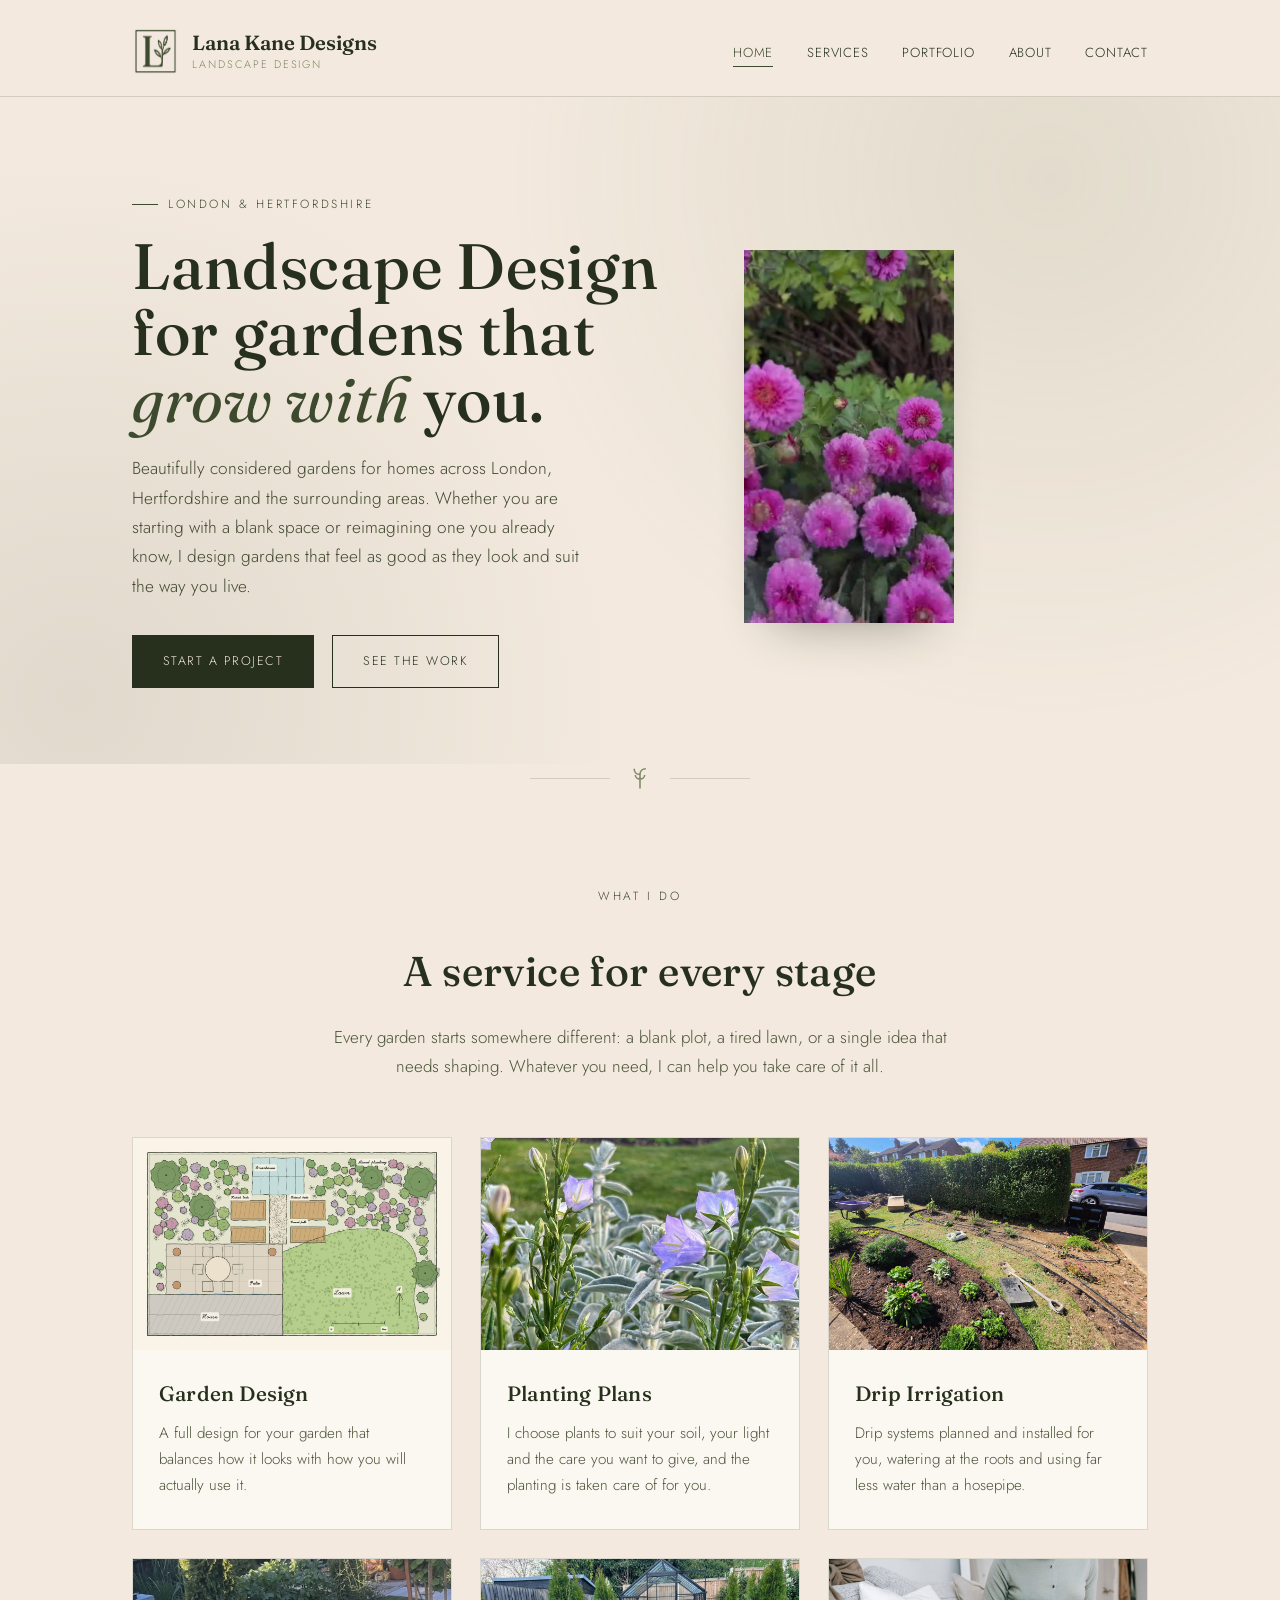
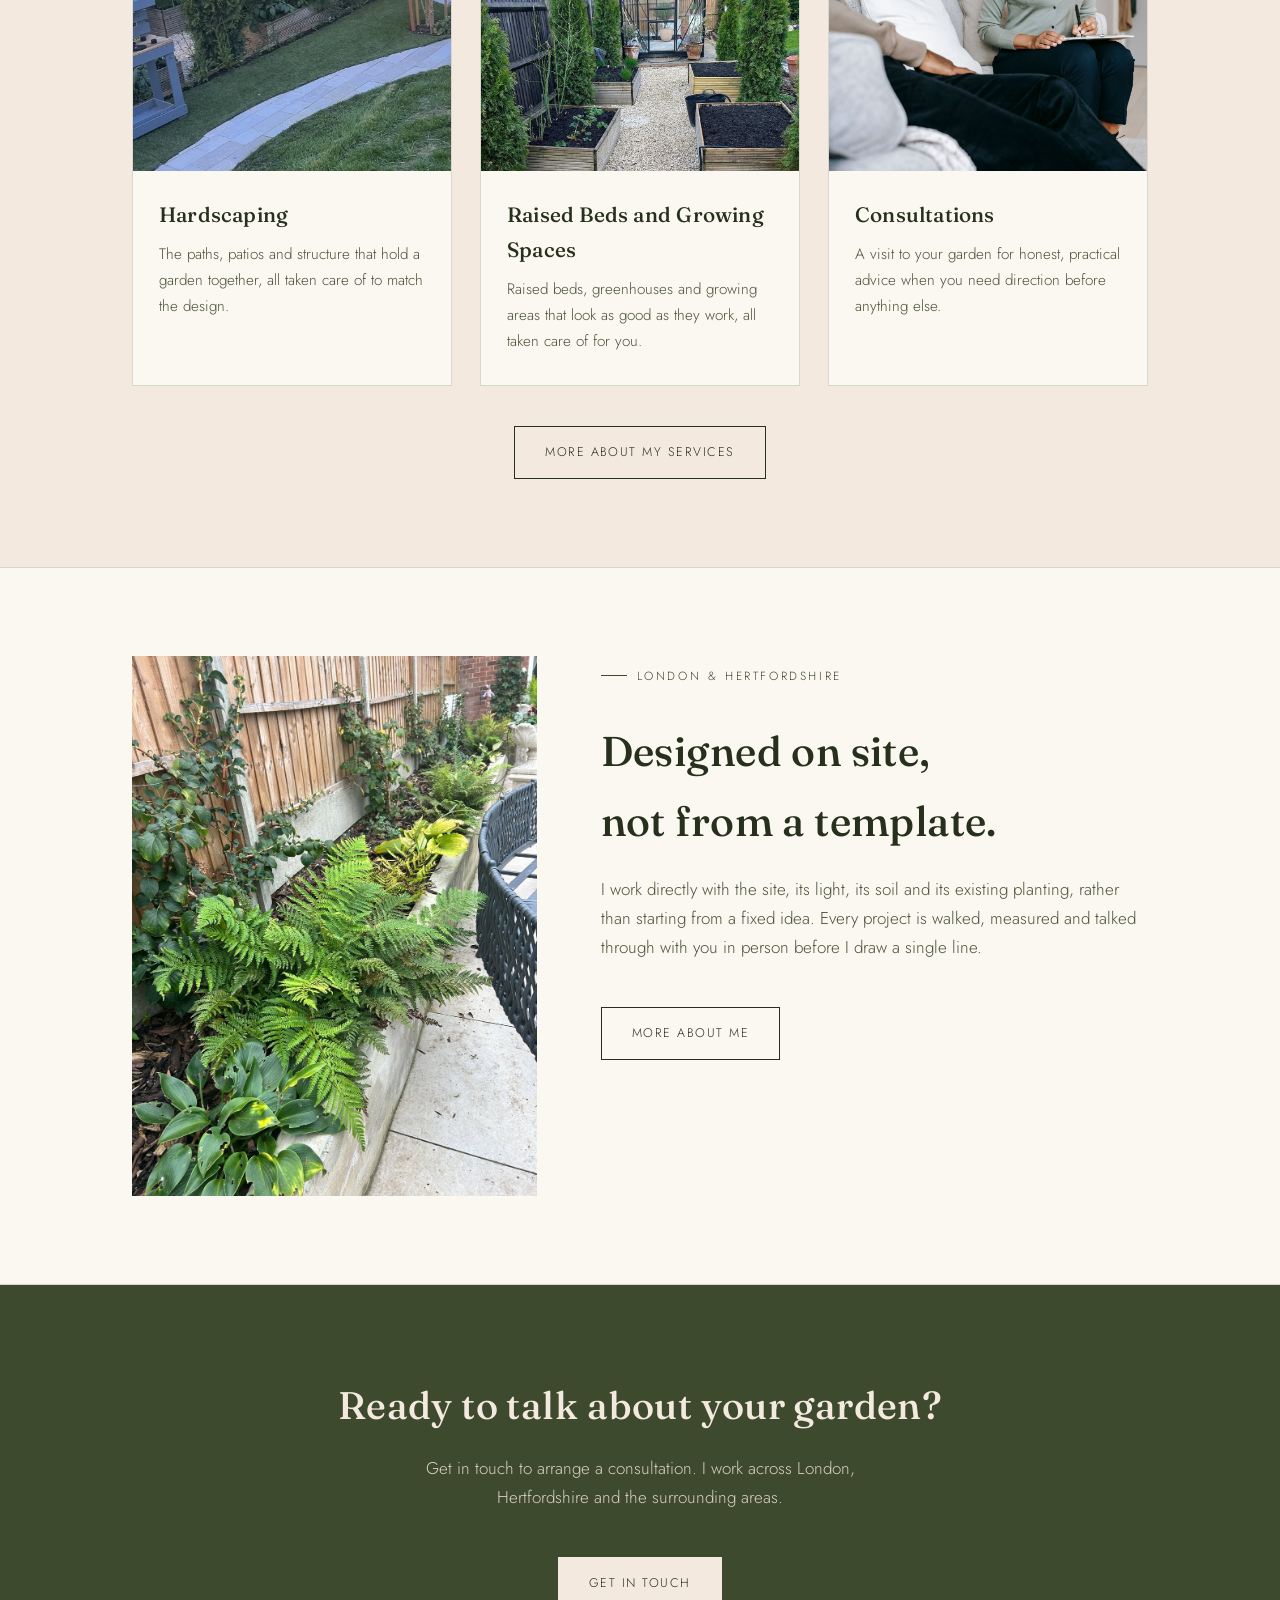
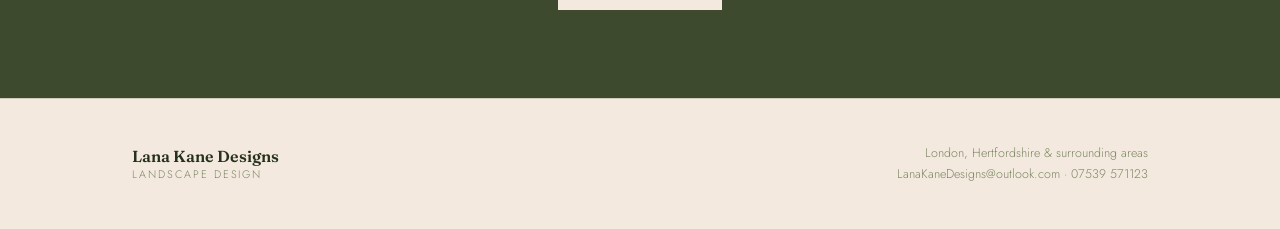
<file: index.html>
<!DOCTYPE html>
<html lang="en">
<head>
<meta charset="UTF-8">
<meta name="viewport" content="width=device-width, initial-scale=1.0">
<title>Lana Kane Designs | Landscape Design in London and Hertfordshire</title>
<meta name="description" content="Landscape design across London, Hertfordshire and the surrounding areas: garden design, planting plans, drip irrigation, hardscaping and consultations, all by Lana Kane Designs.">
<link rel="icon" href="images/logo.png">
<link rel="stylesheet" href="style.css">
<style>
  /* phones in portrait only; desktop and tablet are not affected */
  @media (max-width: 560px) {
    .tiles { grid-template-columns: 1fr 1fr; gap: 12px; }
    .tile-body { padding: 14px 12px 16px; }
    .tile h3 { font-size: 1.02rem; line-height: 1.25; margin-bottom: 6px; }
    .tile p { font-size: 0.8rem; line-height: 1.5; }
    .tile .tile-best { margin-top: 10px; padding-top: 8px; font-size: 0.74rem; line-height: 1.45; }
    .tile .tile-best span { display: block; margin: 0 0 2px; font-size: 0.6rem; }
  }
  @media (max-width: 620px) {
    .project-grid { grid-template-columns: 1fr 1fr; gap: 12px; }
    .project-card-label { padding: 28px 9px 9px; gap: 2px; }
    .pc-title { font-size: 0.8rem; line-height: 1.2; }
    .pc-more { font-size: 0.5rem; letter-spacing: 0.08em; }
  }
</style>
</head>
<body>

<header class="site-header">
  <div class="wrap header-inner">
    <a href="index.html" class="brand">
      <img src="images/logo.png" alt="Lana Kane Designs logo">
      <span class="brand-text">
        <span class="brand-name">Lana Kane Designs</span>
        <span class="brand-sub">Landscape Design</span>
      </span>
    </a>
    <nav aria-label="Primary">
      <ul>
        <li><a href="index.html" class="active">Home</a></li>
        <li><a href="services.html">Services</a></li>
        <li><a href="portfolio.html">Portfolio</a></li>
        <li><a href="about.html">About</a></li>
        <li><a href="contact.html">Contact</a></li>
      </ul>
    </nav>
  </div>
</header>

<main>

  <section class="hero">
    <div class="hero-grain" aria-hidden="true"></div>
    <div class="wrap hero-inner">
      <div>
        <span class="eyebrow">London &amp; Hertfordshire</span>
        <h1>Landscape Design<br>for gardens that <em>grow&nbsp;with</em> you.</h1>
        <p class="hero-lede">Beautifully considered gardens for homes across London, Hertfordshire and the surrounding areas. Whether you are starting with a blank space or reimagining one you already know, I design gardens that feel as good as they look and suit the way you live.</p>
        <div class="hero-cta">
          <a href="contact.html" class="btn">Start a project</a>
          <a href="portfolio.html" class="btn btn-ghost">See the work</a>
        </div>
      </div>
      <figure class="hero-video">
        <video autoplay muted loop playsinline preload="metadata" poster="images/hero-poster.jpg" aria-label="A short film of the gardens I have created">
          <source src="images/hero-video.mp4" type="video/mp4">
        </video>
      </figure>
    </div>
  </section>

  <div class="sprig-divider" aria-hidden="true">
    <span class="line"></span>
    <svg viewBox="0 0 24 24" fill="none" stroke="currentColor" stroke-width="1.3"><path d="M12 21V9M12 9c0-3 2-5 5-5M12 9C9 9 7 7 7 4M12 13c2.2 0 4-1.6 4-3.5M12 13c-2.2 0-4-1.6-4-3.5"/></svg>
    <span class="line"></span>
  </div>

  <section>
    <div class="wrap">
      <div class="section-head">
        <span class="eyebrow">What I do</span>
        <h2>A service for every stage</h2>
        <p>Every garden starts somewhere different: a blank plot, a tired lawn, or a single idea that needs shaping. Whatever you need, I can help you take care of it all.</p>
      </div>

      <div class="tiles">
        <article class="tile">
          <img src="images/svc-garden-design.jpg" alt="A hand drawn garden design plan showing a patio, lawn, raised beds, greenhouse and planting">
          <div class="tile-body">
            <h3>Garden Design</h3>
            <p>A full design for your garden that balances how it looks with how you will actually use it.</p>
          </div>
        </article>
        <article class="tile">
          <img src="images/svc-planting-plans.jpg" alt="Blue bellflowers growing among silvery lamb's ear leaves">
          <div class="tile-body">
            <h3>Planting Plans</h3>
            <p>I choose plants to suit your soil, your light and the care you want to give, and the planting is taken care of for you.</p>
          </div>
        </article>
        <article class="tile">
          <img src="images/svc-drip-irrigation.jpg" alt="New garden beds with black drip irrigation lines laid across the soil">
          <div class="tile-body">
            <h3>Drip Irrigation</h3>
            <p>Drip systems planned and installed for you, watering at the roots and using far less water than a hosepipe.</p>
          </div>
        </article>
        <article class="tile">
          <img src="images/svc-hardscaping.jpg" alt="A curved paved path winding through the lawn beside raised beds and a greenhouse">
          <div class="tile-body">
            <h3>Hardscaping</h3>
            <p>The paths, patios and structure that hold a garden together, all taken care of to match the design.</p>
          </div>
        </article>
        <article class="tile">
          <img src="images/svc-raised-beds.jpg" alt="Raised vegetable beds either side of a gravel path leading to a greenhouse">
          <div class="tile-body">
            <h3>Raised Beds and Growing Spaces</h3>
            <p>Raised beds, greenhouses and growing areas that look as good as they work, all taken care of for you.</p>
          </div>
        </article>
        <article class="tile">
          <img src="images/svc-consultations.jpg" alt="A designer taking notes on a clipboard while talking with a client on a sofa">
          <div class="tile-body">
            <h3>Consultations</h3>
            <p>A visit to your garden for honest, practical advice when you need direction before anything else.</p>
          </div>
        </article>
      </div>
      <div style="text-align:center; margin-top:40px;">
        <a href="services.html" class="btn btn-ghost">More about my services</a>
      </div>
    </div>
  </section>

  <section class="band">
    <div class="wrap about-grid">
      <div class="about-photo" style="margin:0;padding:0;border:0;background:none;aspect-ratio:auto;overflow:visible">
        <img src="images/portfolio-bed-established.jpg" alt="A rendered raised bed full of ferns, hostas and climbers beside the patio" style="display:block;width:100%;height:auto;object-fit:fill">
      </div>
      <div>
        <span class="eyebrow">London &amp; Hertfordshire</span>
        <h2 style="margin-top:12px; font-size: clamp(1.9rem, 3.4vw, 2.6rem);">Designed on site,<br>not from a template.</h2>
        <p style="margin-top:18px; color:#4a5439; max-width: 54ch;">I work directly with the site, its light, its soil and its existing planting, rather than starting from a fixed idea. Every project is walked, measured and talked through with you in person before I draw a single line.</p>
        <a href="about.html" class="btn btn-ghost" style="margin-top:28px;">More about me</a>
      </div>
    </div>
  </section>

  <section class="band-dark">
    <div class="wrap" style="text-align:center;">
      <h2 style="font-size: clamp(1.8rem, 3.2vw, 2.4rem);">Ready to talk about your garden?</h2>
      <p style="margin-top:16px; opacity:0.85; max-width:52ch; margin-left:auto; margin-right:auto;">Get in touch to arrange a consultation. I work across London, Hertfordshire and the surrounding areas.</p>
      <a href="contact.html" class="btn" style="margin-top:28px; background:var(--cream); color:var(--ink); border-color:var(--cream);">Get in touch</a>
    </div>
  </section>

<script>
  (function () {
    var v = document.querySelector(".hero-video video");
    if (v && window.matchMedia && window.matchMedia("(prefers-reduced-motion: reduce)").matches) {
      v.removeAttribute("autoplay");
      v.pause();
      v.setAttribute("controls", "");
    }
  })();
</script>

</main>

<footer>
  <div class="wrap footer-inner">
    <div class="brand-text">
      <span class="brand-name">Lana Kane Designs</span>
      <span class="brand-sub">Landscape Design</span>
    </div>
    <div class="footer-meta">
      London, Hertfordshire &amp; surrounding areas<br>
      LanaKaneDesigns@outlook.com · 07539 571123
    </div>
  </div>
</footer>

<button type="button" class="to-top" id="to-top" aria-label="Back to the top">
  <svg viewBox="0 0 24 24" fill="none" stroke="currentColor" stroke-width="2" stroke-linecap="round" stroke-linejoin="round" aria-hidden="true"><path d="M12 19V5"/><path d="M5 12l7-7 7 7"/></svg>
</button>
<style>
  .to-top { position: fixed; right: 20px; bottom: 20px; width: 46px; height: 46px; padding: 0; border-radius: 50%;
    border: 1px solid rgba(243, 233, 222, 0.35); background: #3E4A2E; color: #F3E9DE; cursor: pointer;
    display: flex; align-items: center; justify-content: center;
    box-shadow: 0 6px 18px -6px rgba(38, 48, 28, 0.5);
    opacity: 0; visibility: hidden; transform: translateY(8px);
    transition: opacity 0.25s ease, transform 0.25s ease, visibility 0.25s ease; z-index: 50; }
  .to-top.show { opacity: 1; visibility: visible; transform: none; }
  .to-top:hover { background: #26301C; }
  .to-top:focus-visible { outline: 2px solid #3E4A2E; outline-offset: 3px; }
  .to-top svg { width: 20px; height: 20px; }
  @media (max-width: 560px) { .to-top { right: 14px; bottom: 14px; width: 42px; height: 42px; } }
</style>
<script>
  (function () {
    var btn = document.getElementById("to-top");
    if (!btn) return;
    var reduce = window.matchMedia && window.matchMedia("(prefers-reduced-motion: reduce)").matches;
    function toggle() { btn.classList.toggle("show", (window.pageYOffset || document.documentElement.scrollTop) > 250); }
    window.addEventListener("scroll", toggle, { passive: true });
    toggle();
    btn.addEventListener("click", function () { window.scrollTo({ top: 0, behavior: reduce ? "auto" : "smooth" }); });
  })();
</script>

</body>
</html>
</file>
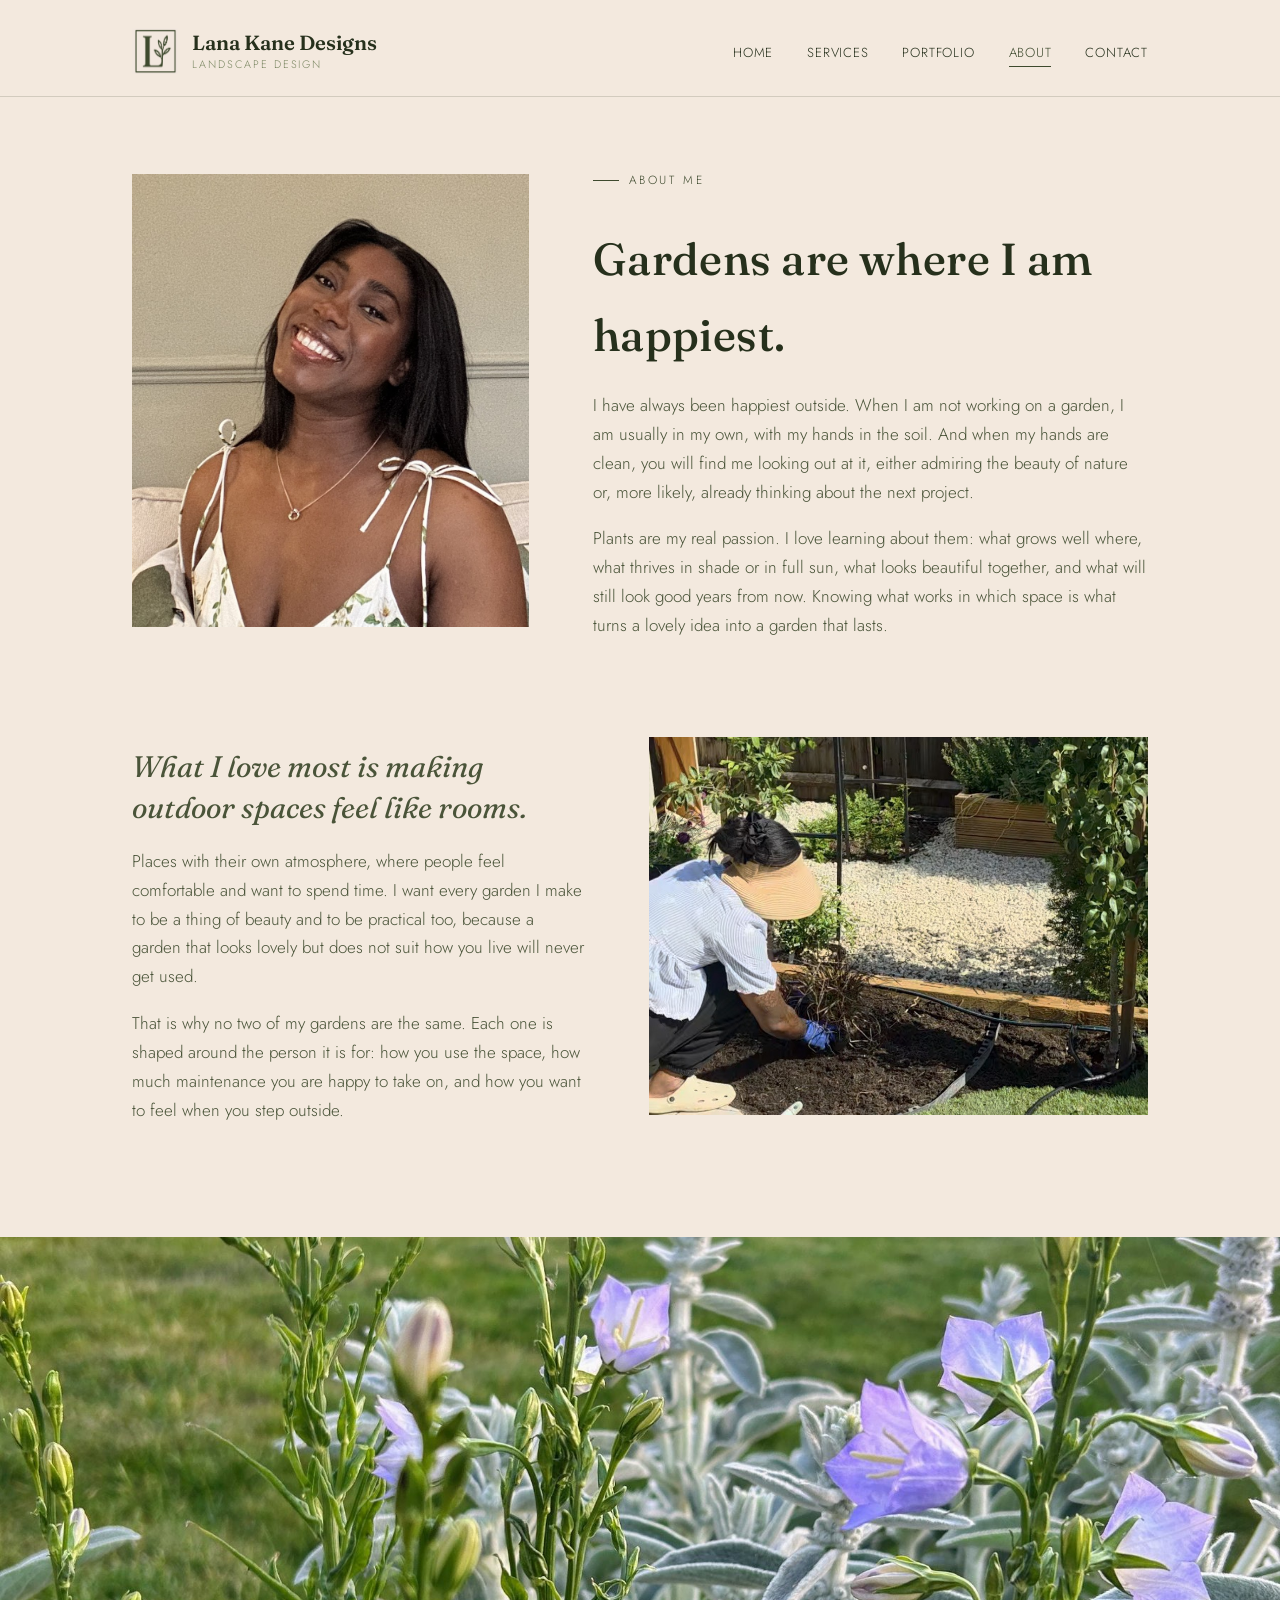
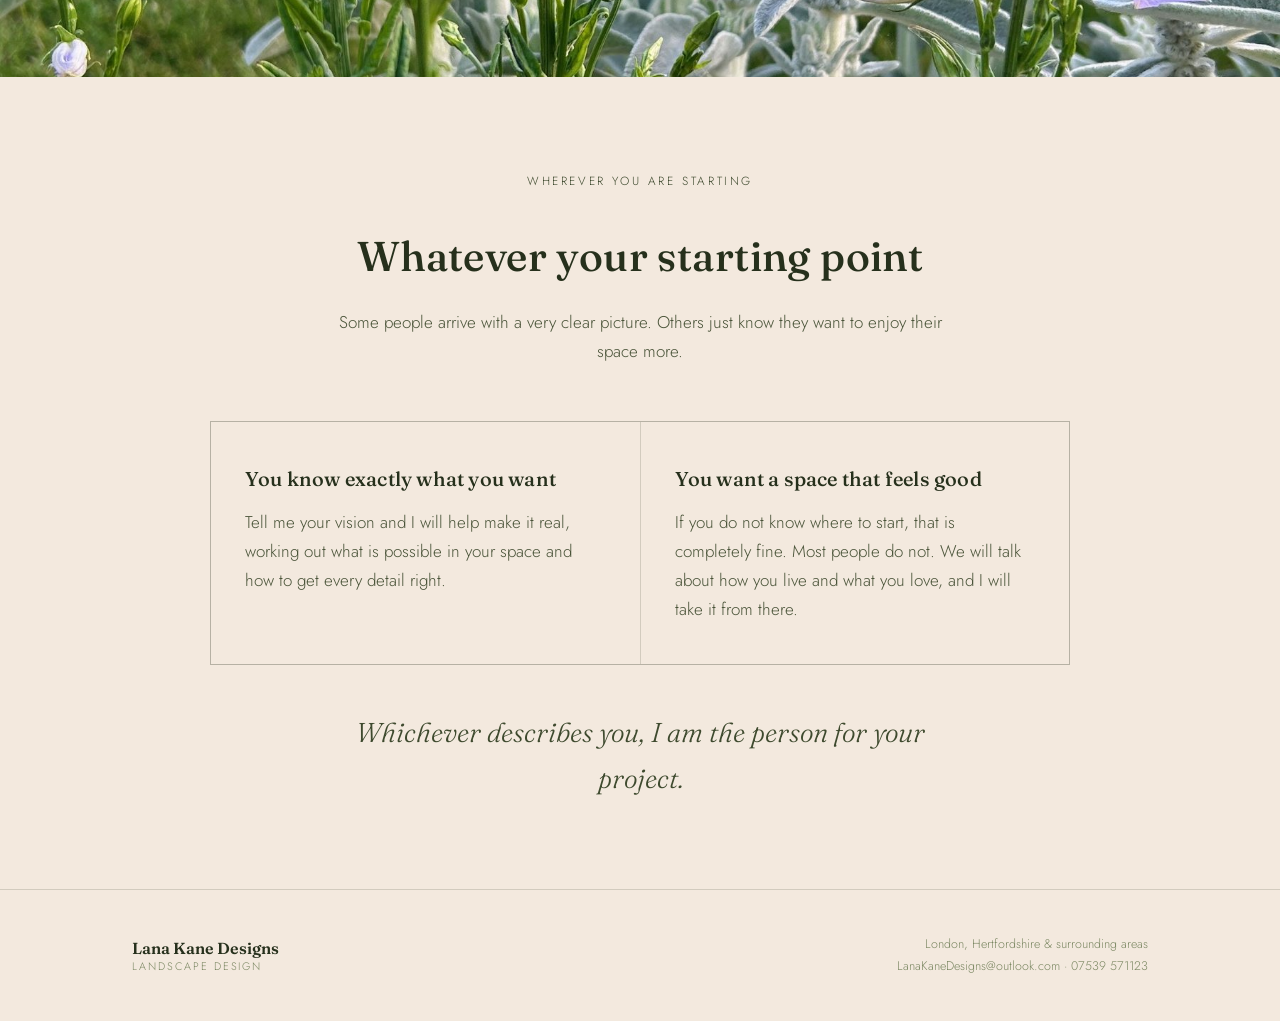
<file: about.html>
<!DOCTYPE html>
<html lang="en">
<head>
<meta charset="UTF-8">
<meta name="viewport" content="width=device-width, initial-scale=1.0">
<title>About | Lana Kane Designs</title>
<meta name="description" content="About the landscape designer behind Lana Kane Designs: a passion for plants, outdoor spaces and gardens made around the person they are for.">
<link rel="icon" href="images/logo.png">
<link rel="stylesheet" href="style.css">
<style>
  /* phones in portrait only; desktop and tablet are not affected */
  @media (max-width: 560px) {
    .tiles { grid-template-columns: 1fr 1fr; gap: 12px; }
    .tile-body { padding: 14px 12px 16px; }
    .tile h3 { font-size: 1.02rem; line-height: 1.25; margin-bottom: 6px; }
    .tile p { font-size: 0.8rem; line-height: 1.5; }
    .tile .tile-best { margin-top: 10px; padding-top: 8px; font-size: 0.74rem; line-height: 1.45; }
    .tile .tile-best span { display: block; margin: 0 0 2px; font-size: 0.6rem; }
  }
  @media (max-width: 620px) {
    .project-grid { grid-template-columns: 1fr 1fr; gap: 12px; }
    .project-card-label { padding: 28px 9px 9px; gap: 2px; }
    .pc-title { font-size: 0.8rem; line-height: 1.2; }
    .pc-more { font-size: 0.5rem; letter-spacing: 0.08em; }
  }
</style>
<style>
  .ab-block { display: grid; grid-template-columns: 5fr 7fr; gap: 64px; align-items: center; }
  .ab-block.flip { grid-template-columns: 1fr 1.1fr; }
  .ab-block + .ab-block { margin-top: 88px; }
  .ab-fig { margin: 0; padding: 0; border: 0; background: none; }
  .ab-fig img { display: block; width: 100%; height: auto; }
  .ab-text p { margin: 18px 0 0; color: #4a5439; }
  .ab-lead { font-family: 'Fraunces', serif; font-style: italic; font-weight: 400; font-size: clamp(1.4rem, 2.4vw, 1.85rem); line-height: 1.4; color: #3E4A2E; margin: 0 0 4px; }
  @media (max-width: 760px) {
    .ab-block, .ab-block.flip { grid-template-columns: 1fr; gap: 28px; }
    .ab-block + .ab-block { margin-top: 56px; }
  }
</style>
</head>
<body>

<header class="site-header">
  <div class="wrap header-inner">
    <a href="index.html" class="brand">
      <img src="images/logo.png" alt="Lana Kane Designs logo">
      <span class="brand-text">
        <span class="brand-name">Lana Kane Designs</span>
        <span class="brand-sub">Landscape Design</span>
      </span>
    </a>
    <nav aria-label="Primary">
      <ul>
        <li><a href="index.html">Home</a></li>
        <li><a href="services.html">Services</a></li>
        <li><a href="portfolio.html">Portfolio</a></li>
        <li><a href="about.html" class="active">About</a></li>
        <li><a href="contact.html">Contact</a></li>
      </ul>
    </nav>
  </div>
</header>

<main>

  <section style="padding-top:64px;">
    <div class="wrap">

      <div class="ab-block">
        <figure class="ab-fig">
          <img src="images/about-portrait.jpg" alt="Portrait of the landscape designer smiling">
        </figure>
        <div class="ab-text">
          <span class="eyebrow">About me</span>
          <h1 style="font-family:'Fraunces',serif; font-weight:500; font-size:clamp(2rem,3.6vw,2.8rem); margin-top:12px;">Gardens are where I am happiest.</h1>
          <p>I have always been happiest outside. When I am not working on a garden, I am usually in my own, with my hands in the soil. And when my hands are clean, you will find me looking out at it, either admiring the beauty of nature or, more likely, already thinking about the next project.</p>
          <p>Plants are my real passion. I love learning about them: what grows well where, what thrives in shade or in full sun, what looks beautiful together, and what will still look good years from now. Knowing what works in which space is what turns a lovely idea into a garden that lasts.</p>
        </div>
      </div>

      <div class="ab-block flip">
        <div class="ab-text">
          <p class="ab-lead">What I love most is making outdoor spaces feel like rooms.</p>
          <p>Places with their own atmosphere, where people feel comfortable and want to spend time. I want every garden I make to be a thing of beauty and to be practical too, because a garden that looks lovely but does not suit how you live will never get used.</p>
          <p>That is why no two of my gardens are the same. Each one is shaped around the person it is for: how you use the space, how much maintenance you are happy to take on, and how you want to feel when you step outside.</p>
        </div>
        <figure class="ab-fig">
          <img src="images/about-planting.jpg" alt="The landscape designer planting a border by hand, with a drip irrigation line laid across the soil">
        </figure>
      </div>

    </div>
  </section>

  <div class="flower-banner">
    <img src="images/about-flowers.jpg" alt="Bellflowers and lamb's ear growing in a garden border">
  </div>

  <section>
    <div class="wrap">
      <div class="section-head">
        <span class="eyebrow">Wherever you are starting</span>
        <h2>Whatever your starting point</h2>
        <p>Some people arrive with a very clear picture. Others just know they want to enjoy their space more.</p>
      </div>
      <div class="duo">
        <div class="duo-panel">
          <h3>You know exactly what you want</h3>
          <p>Tell me your vision and I will help make it real, working out what is possible in your space and how to get every detail right.</p>
        </div>
        <div class="duo-panel">
          <h3>You want a space that feels good</h3>
          <p>If you do not know where to start, that is completely fine. Most people do not. We will talk about how you live and what you love, and I will take it from there.</p>
        </div>
      </div>
      <p class="about-closing">Whichever describes you, I am the person for your project.</p>
    </div>
  </section>

</main>

<footer>
  <div class="wrap footer-inner">
    <div class="brand-text">
      <span class="brand-name">Lana Kane Designs</span>
      <span class="brand-sub">Landscape Design</span>
    </div>
    <div class="footer-meta">
      London, Hertfordshire &amp; surrounding areas<br>
      LanaKaneDesigns@outlook.com · 07539 571123
    </div>
  </div>
</footer>

<button type="button" class="to-top" id="to-top" aria-label="Back to the top">
  <svg viewBox="0 0 24 24" fill="none" stroke="currentColor" stroke-width="2" stroke-linecap="round" stroke-linejoin="round" aria-hidden="true"><path d="M12 19V5"/><path d="M5 12l7-7 7 7"/></svg>
</button>
<style>
  .to-top { position: fixed; right: 20px; bottom: 20px; width: 46px; height: 46px; padding: 0; border-radius: 50%;
    border: 1px solid rgba(243, 233, 222, 0.35); background: #3E4A2E; color: #F3E9DE; cursor: pointer;
    display: flex; align-items: center; justify-content: center;
    box-shadow: 0 6px 18px -6px rgba(38, 48, 28, 0.5);
    opacity: 0; visibility: hidden; transform: translateY(8px);
    transition: opacity 0.25s ease, transform 0.25s ease, visibility 0.25s ease; z-index: 50; }
  .to-top.show { opacity: 1; visibility: visible; transform: none; }
  .to-top:hover { background: #26301C; }
  .to-top:focus-visible { outline: 2px solid #3E4A2E; outline-offset: 3px; }
  .to-top svg { width: 20px; height: 20px; }
  @media (max-width: 560px) { .to-top { right: 14px; bottom: 14px; width: 42px; height: 42px; } }
</style>
<script>
  (function () {
    var btn = document.getElementById("to-top");
    if (!btn) return;
    var reduce = window.matchMedia && window.matchMedia("(prefers-reduced-motion: reduce)").matches;
    function toggle() { btn.classList.toggle("show", (window.pageYOffset || document.documentElement.scrollTop) > 250); }
    window.addEventListener("scroll", toggle, { passive: true });
    toggle();
    btn.addEventListener("click", function () { window.scrollTo({ top: 0, behavior: reduce ? "auto" : "smooth" }); });
  })();
</script>

</body>
</html>
</file>
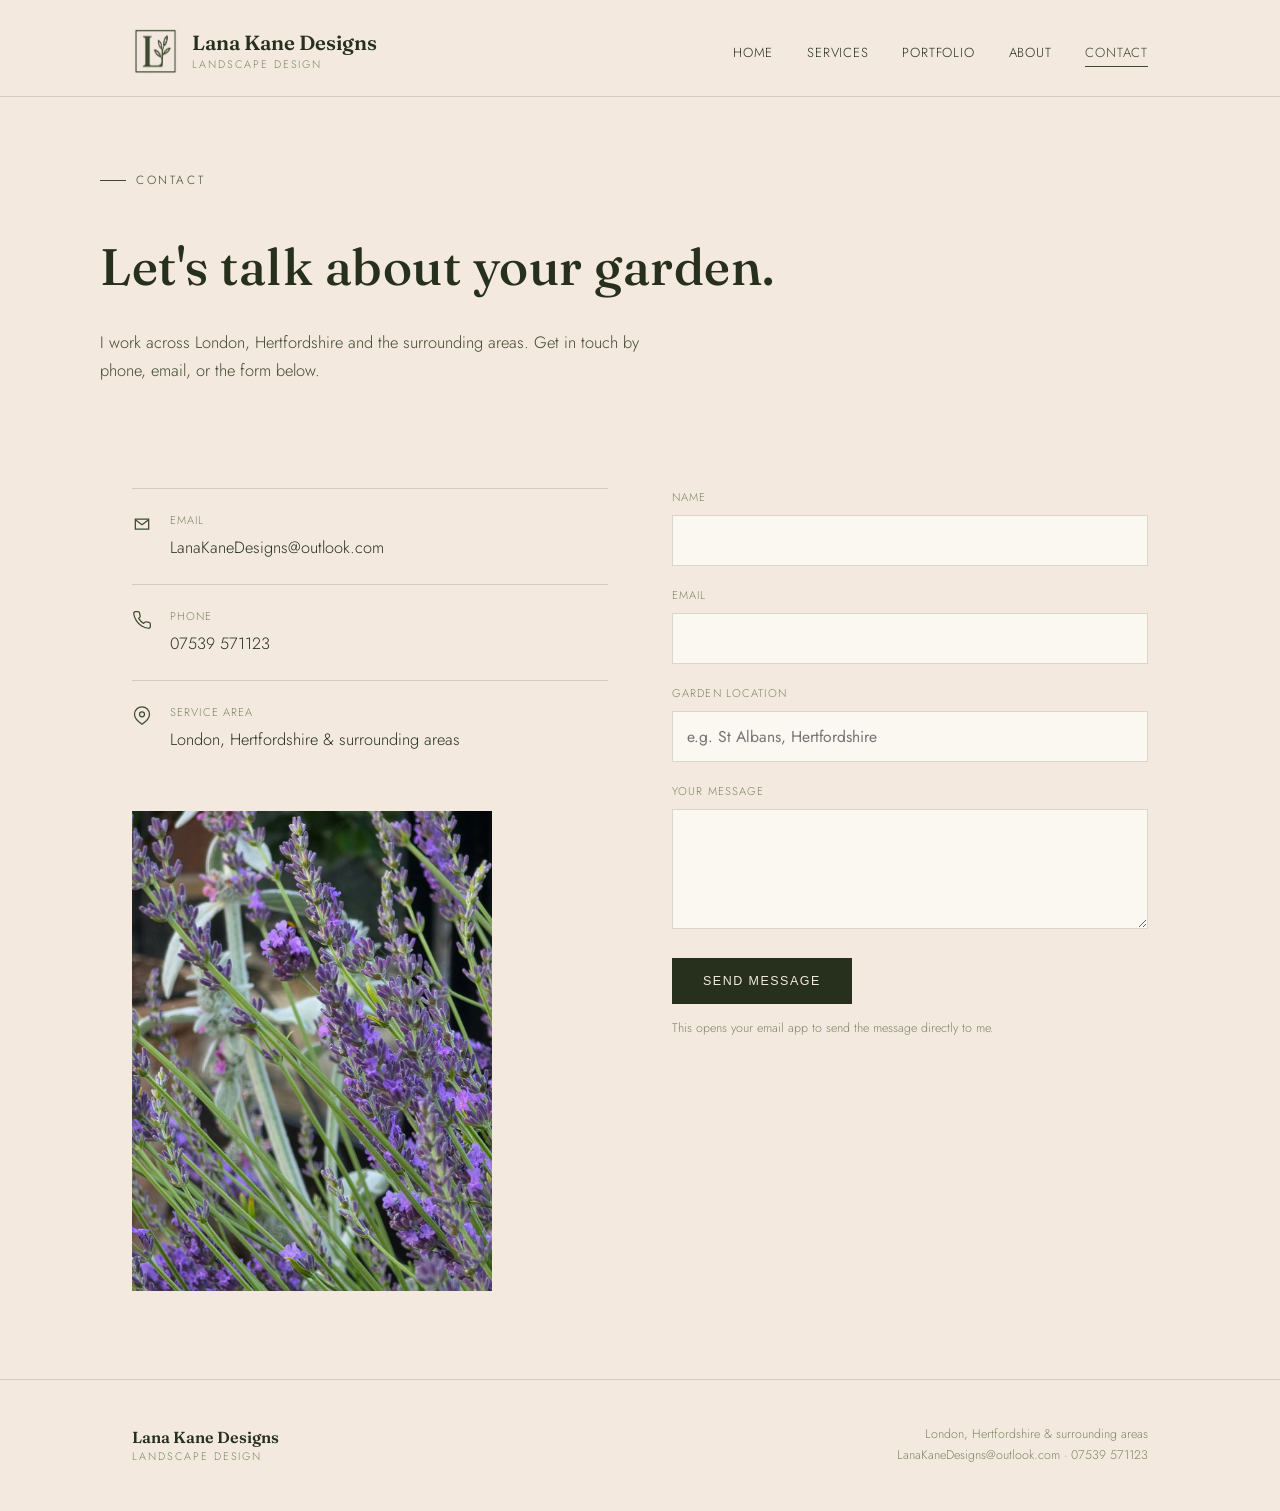
<file: contact.html>
<!DOCTYPE html>
<html lang="en">
<head>
<meta charset="UTF-8">
<meta name="viewport" content="width=device-width, initial-scale=1.0">
<title>Contact | Lana Kane Designs</title>
<meta name="description" content="Get in touch about landscape design across London, Hertfordshire and the surrounding areas.">
<link rel="icon" href="images/logo.png">
<link rel="stylesheet" href="style.css">
<style>
  /* phones in portrait only; desktop and tablet are not affected */
  @media (max-width: 560px) {
    .tiles { grid-template-columns: 1fr 1fr; gap: 12px; }
    .tile-body { padding: 14px 12px 16px; }
    .tile h3 { font-size: 1.02rem; line-height: 1.25; margin-bottom: 6px; }
    .tile p { font-size: 0.8rem; line-height: 1.5; }
    .tile .tile-best { margin-top: 10px; padding-top: 8px; font-size: 0.74rem; line-height: 1.45; }
    .tile .tile-best span { display: block; margin: 0 0 2px; font-size: 0.6rem; }
  }
  @media (max-width: 620px) {
    .project-grid { grid-template-columns: 1fr 1fr; gap: 12px; }
    .project-card-label { padding: 28px 9px 9px; gap: 2px; }
    .pc-title { font-size: 0.8rem; line-height: 1.2; }
    .pc-more { font-size: 0.5rem; letter-spacing: 0.08em; }
  }
</style>
</head>
<body>

<header class="site-header">
  <div class="wrap header-inner">
    <a href="index.html" class="brand">
      <img src="images/logo.png" alt="Lana Kane Designs logo">
      <span class="brand-text">
        <span class="brand-name">Lana Kane Designs</span>
        <span class="brand-sub">Landscape Design</span>
      </span>
    </a>
    <nav aria-label="Primary">
      <ul>
        <li><a href="index.html">Home</a></li>
        <li><a href="services.html">Services</a></li>
        <li><a href="portfolio.html">Portfolio</a></li>
        <li><a href="about.html">About</a></li>
        <li><a href="contact.html" class="active">Contact</a></li>
      </ul>
    </nav>
  </div>
</header>

<main>

  <div class="wrap page-intro">
    <span class="eyebrow">Contact</span>
    <h1>Let's talk about your garden.</h1>
    <p>I work across London, Hertfordshire and the surrounding areas. Get in touch by phone, email, or the form below.</p>
  </div>

  <section>
    <div class="wrap contact-grid">
      <div>
        <div class="contact-detail">
          <svg viewBox="0 0 24 24" fill="none" stroke="currentColor" stroke-width="1.5"><path d="M4 6h16v12H4z"/><path d="M4 7l8 6 8-6"/></svg>
          <div>
            <div class="label">Email</div>
            <div class="value"><a href="mailto:LanaKaneDesigns@outlook.com">LanaKaneDesigns@outlook.com</a></div>
          </div>
        </div>
        <div class="contact-detail">
          <svg viewBox="0 0 24 24" fill="none" stroke="currentColor" stroke-width="1.5"><path d="M22 16.9v3a2 2 0 0 1-2.2 2 19.8 19.8 0 0 1-8.6-3.1 19.5 19.5 0 0 1-6-6 19.8 19.8 0 0 1-3.1-8.6A2 2 0 0 1 4.1 2h3a2 2 0 0 1 2 1.7c.1 1 .3 2 .6 3a2 2 0 0 1-.5 2.1L8 10a16 16 0 0 0 6 6l1.2-1.2a2 2 0 0 1 2.1-.5c1 .3 2 .5 3 .6a2 2 0 0 1 1.7 2Z"/></svg>
          <div>
            <div class="label">Phone</div>
            <div class="value"><a href="tel:07539571123">07539 571123</a></div>
          </div>
        </div>
        <div class="contact-detail">
          <svg viewBox="0 0 24 24" fill="none" stroke="currentColor" stroke-width="1.5"><path d="M21 10c0 6-9 12-9 12s-9-6-9-12a9 9 0 0 1 18 0Z"/><circle cx="12" cy="10" r="3"/></svg>
          <div>
            <div class="label">Service area</div>
            <div class="value">London, Hertfordshire &amp; surrounding areas</div>
          </div>
        </div>
        <figure class="contact-photo">
          <img src="images/lavender.jpg" alt="Lavender in flower with silvery lamb's ear leaves behind it">
        </figure>
      </div>

      <form action="mailto:LanaKaneDesigns@outlook.com" method="post" enctype="text/plain">
        <div class="field">
          <label for="name">Name</label>
          <input type="text" id="name" name="name" required>
        </div>
        <div class="field">
          <label for="email">Email</label>
          <input type="email" id="email" name="email" required>
        </div>
        <div class="field">
          <label for="location">Garden location</label>
          <input type="text" id="location" name="location" placeholder="e.g. St Albans, Hertfordshire">
        </div>
        <div class="field">
          <label for="message">Your message</label>
          <textarea id="message" name="message" required></textarea>
        </div>
        <button type="submit" class="btn" style="align-self:flex-start;">Send message</button>
        <p style="font-size:0.78rem; color:var(--sage); margin-top:-6px;">This opens your email app to send the message directly to me.</p>
      </form>
    </div>
  </section>

</main>

<footer>
  <div class="wrap footer-inner">
    <div class="brand-text">
      <span class="brand-name">Lana Kane Designs</span>
      <span class="brand-sub">Landscape Design</span>
    </div>
    <div class="footer-meta">
      London, Hertfordshire &amp; surrounding areas<br>
      LanaKaneDesigns@outlook.com · 07539 571123
    </div>
  </div>
</footer>

<button type="button" class="to-top" id="to-top" aria-label="Back to the top">
  <svg viewBox="0 0 24 24" fill="none" stroke="currentColor" stroke-width="2" stroke-linecap="round" stroke-linejoin="round" aria-hidden="true"><path d="M12 19V5"/><path d="M5 12l7-7 7 7"/></svg>
</button>
<style>
  .to-top { position: fixed; right: 20px; bottom: 20px; width: 46px; height: 46px; padding: 0; border-radius: 50%;
    border: 1px solid rgba(243, 233, 222, 0.35); background: #3E4A2E; color: #F3E9DE; cursor: pointer;
    display: flex; align-items: center; justify-content: center;
    box-shadow: 0 6px 18px -6px rgba(38, 48, 28, 0.5);
    opacity: 0; visibility: hidden; transform: translateY(8px);
    transition: opacity 0.25s ease, transform 0.25s ease, visibility 0.25s ease; z-index: 50; }
  .to-top.show { opacity: 1; visibility: visible; transform: none; }
  .to-top:hover { background: #26301C; }
  .to-top:focus-visible { outline: 2px solid #3E4A2E; outline-offset: 3px; }
  .to-top svg { width: 20px; height: 20px; }
  @media (max-width: 560px) { .to-top { right: 14px; bottom: 14px; width: 42px; height: 42px; } }
</style>
<script>
  (function () {
    var btn = document.getElementById("to-top");
    if (!btn) return;
    var reduce = window.matchMedia && window.matchMedia("(prefers-reduced-motion: reduce)").matches;
    function toggle() { btn.classList.toggle("show", (window.pageYOffset || document.documentElement.scrollTop) > 250); }
    window.addEventListener("scroll", toggle, { passive: true });
    toggle();
    btn.addEventListener("click", function () { window.scrollTo({ top: 0, behavior: reduce ? "auto" : "smooth" }); });
  })();
</script>

</body>
</html>
</file>
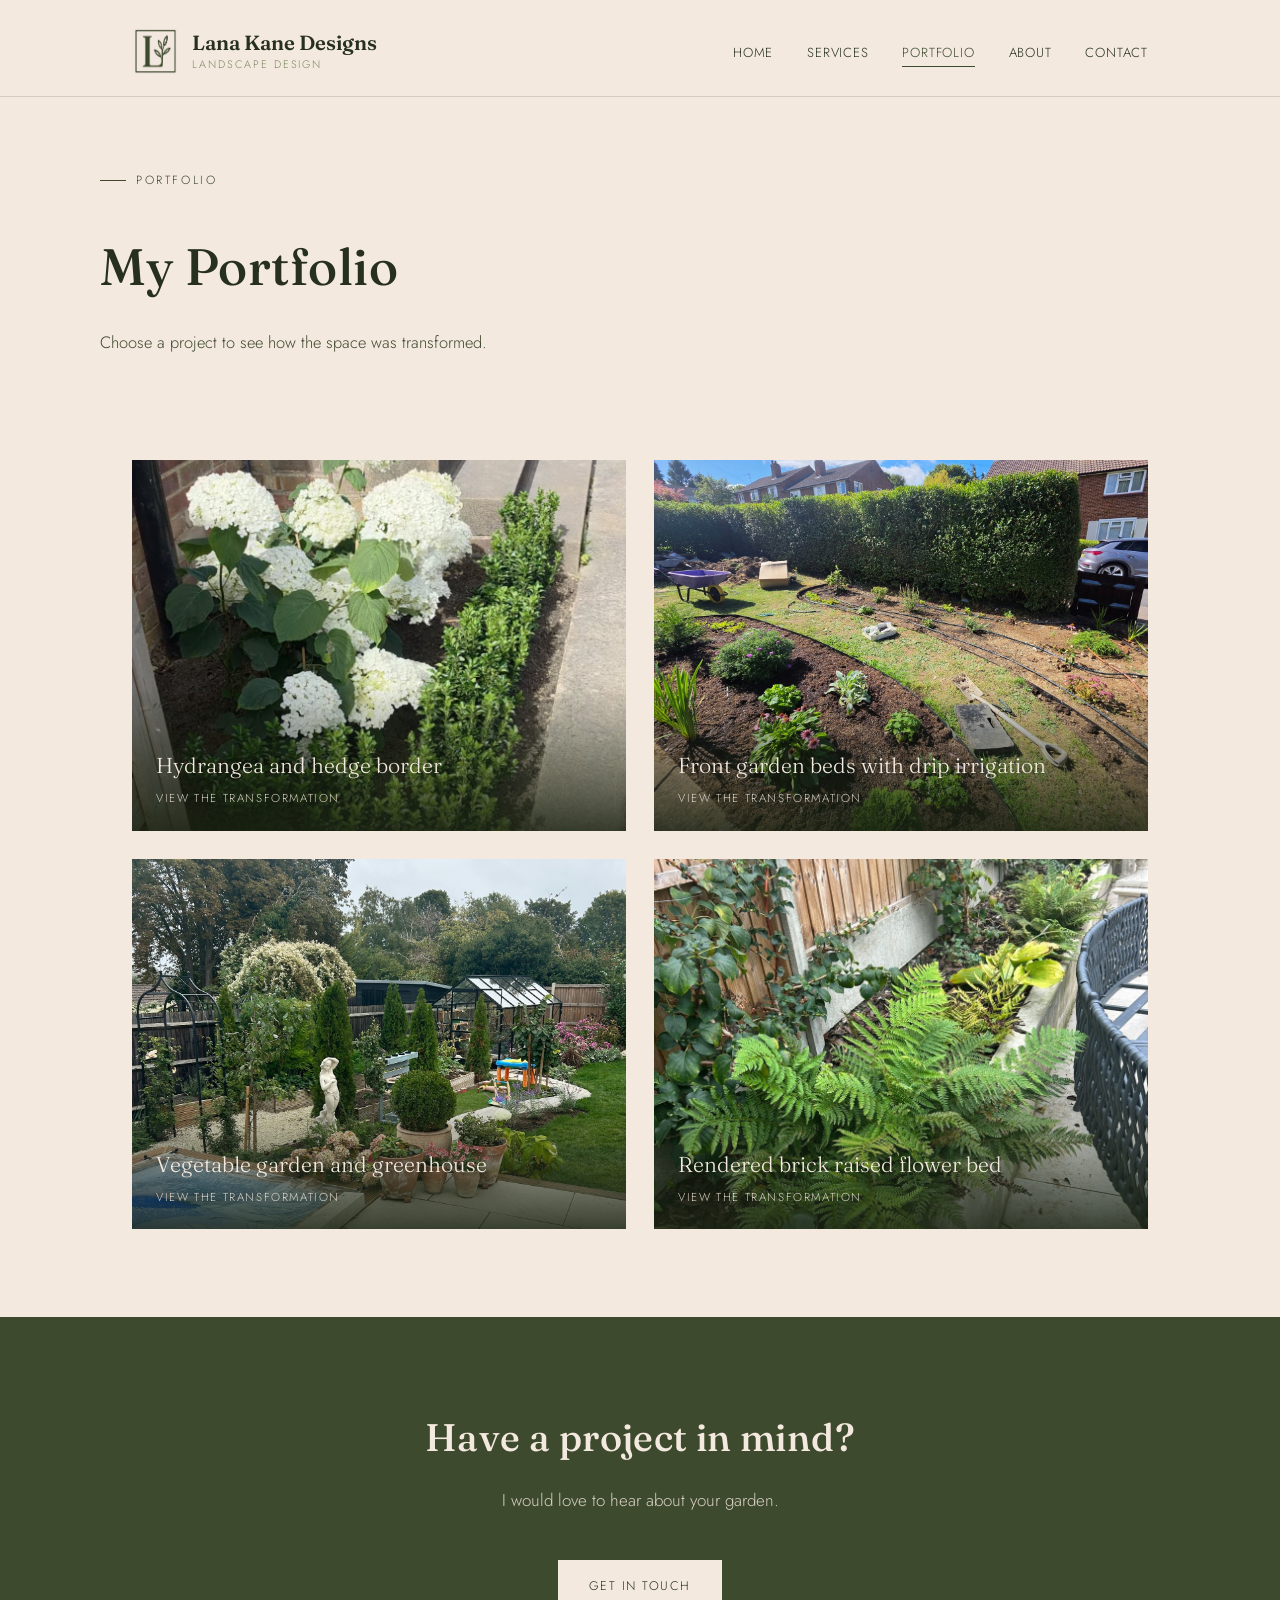
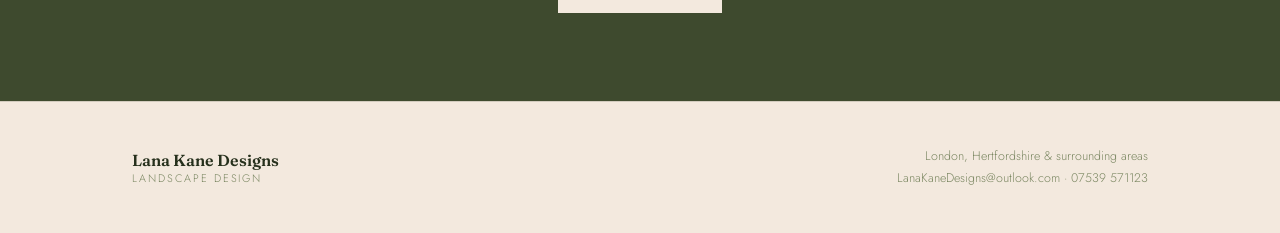
<file: portfolio.html>
<!DOCTYPE html>
<html lang="en">
<head>
<meta charset="UTF-8">
<meta name="viewport" content="width=device-width, initial-scale=1.0">
<title>Portfolio | Lana Kane Designs</title>
<meta name="description" content="A selection of landscape design projects across London and Hertfordshire.">
<link rel="icon" href="images/logo.png">
<link rel="stylesheet" href="style.css">
<style>
  /* phones in portrait only; desktop and tablet are not affected */
  @media (max-width: 560px) {
    .tiles { grid-template-columns: 1fr 1fr; gap: 12px; }
    .tile-body { padding: 14px 12px 16px; }
    .tile h3 { font-size: 1.02rem; line-height: 1.25; margin-bottom: 6px; }
    .tile p { font-size: 0.8rem; line-height: 1.5; }
    .tile .tile-best { margin-top: 10px; padding-top: 8px; font-size: 0.74rem; line-height: 1.45; }
    .tile .tile-best span { display: block; margin: 0 0 2px; font-size: 0.6rem; }
  }
  @media (max-width: 620px) {
    .project-grid { grid-template-columns: 1fr 1fr; gap: 12px; }
    .project-card-label { padding: 28px 9px 9px; gap: 2px; }
    .pc-title { font-size: 0.8rem; line-height: 1.2; }
    .pc-more { font-size: 0.5rem; letter-spacing: 0.08em; }
  }
</style>
</head>
<body>

<header class="site-header">
  <div class="wrap header-inner">
    <a href="index.html" class="brand">
      <img src="images/logo.png" alt="Lana Kane Designs logo">
      <span class="brand-text">
        <span class="brand-name">Lana Kane Designs</span>
        <span class="brand-sub">Landscape Design</span>
      </span>
    </a>
    <nav aria-label="Primary">
      <ul>
        <li><a href="index.html">Home</a></li>
        <li><a href="services.html">Services</a></li>
        <li><a href="portfolio.html" class="active">Portfolio</a></li>
        <li><a href="about.html">About</a></li>
        <li><a href="contact.html">Contact</a></li>
      </ul>
    </nav>
  </div>
</header>

<main>

  <div class="wrap page-intro">
    <span class="eyebrow">Portfolio</span>
    <h1>My Portfolio</h1>
    <p>Choose a project to see how the space was transformed.</p>
  </div>

  <section>
    <div class="wrap">
      <div class="project-grid">
        <button class="project-card" type="button" data-open="proj-hydrangea">
          <img src="images/portfolio-hydrangea-after.jpg" alt="White hydrangeas planted behind a low hedge beside the front steps" style="object-position:50% 62%">
          <span class="project-card-label">
            <span class="pc-title">Hydrangea and hedge border</span>
            <span class="pc-more">View the transformation</span>
          </span>
        </button>
        <button class="project-card" type="button" data-open="proj-front-garden">
          <img src="images/portfolio-front-beds-drip.jpg" alt="New front garden beds with young planting, mulch and drip irrigation lines" style="object-position:35% 60%">
          <span class="project-card-label">
            <span class="pc-title">Front garden beds with drip irrigation</span>
            <span class="pc-more">View the transformation</span>
          </span>
        </button>
        <button class="project-card" type="button" data-open="proj-vegetable-garden">
          <img src="images/portfolio-veg-after-wide.jpg" alt="A finished garden with raised vegetable beds, tall evergreens and a greenhouse" style="object-position:40% 55%">
          <span class="project-card-label">
            <span class="pc-title">Vegetable garden and greenhouse</span>
            <span class="pc-more">View the transformation</span>
          </span>
        </button>
        <button class="project-card" type="button" data-open="proj-raised-flower-bed">
          <img src="images/portfolio-bed-established.jpg" alt="An established rendered raised bed full of ferns, hostas and climbers beside the patio" style="object-position:50% 40%">
          <span class="project-card-label">
            <span class="pc-title">Rendered brick raised flower bed</span>
            <span class="pc-more">View the transformation</span>
          </span>
        </button>
      </div>

      <!--
        TO ADD ANOTHER PROJECT: copy one <button class="project-card"> and one <dialog class="project-dialog"> block,
        change the id (data-open and the dialog id must match), the photos, the title and the explanation.
      -->
    </div>
  </section>

  <dialog class="project-dialog" id="proj-hydrangea" aria-labelledby="proj-hydrangea-title">
    <div class="pd-inner">
      <button class="pd-close" type="button" aria-label="Close project">Close</button>
      <h2 id="proj-hydrangea-title">Hydrangea and hedge border</h2>
      <p class="pd-text">A bare strip of soil beside the front steps became a layered border. White hydrangeas give height and soft, generous flowers, while a low evergreen hedge in front adds neat structure. The entrance now feels welcoming and cared for, instead of empty.</p>
        <div class="ba-pair">
          <figure class="ba-fig" style="--r:0.75">
            <img src="images/portfolio-hydrangea-before.jpg" alt="Before: bare, freshly dug soil beside a concrete path">
            <figcaption>Before</figcaption>
          </figure>
          <figure class="ba-fig" style="--r:0.603">
            <img src="images/portfolio-hydrangea-after.jpg" alt="After: white hydrangeas planted behind a low hedge beside the front steps">
            <figcaption>After</figcaption>
          </figure>
        </div>
    </div>
  </dialog>

  <dialog class="project-dialog" id="proj-front-garden" aria-labelledby="proj-front-garden-title">
    <div class="pd-inner">
      <button class="pd-close" type="button" aria-label="Close project">Close</button>
      <h2 id="proj-front-garden-title">Front garden beds with drip irrigation</h2>
      <p class="pd-text">A rough patch of rubble and piled soil became defined, curved planting beds, edged and mulched and filled with a mix of plants. Drip irrigation was laid through the beds so every plant is watered at the roots using far less water, which keeps the garden going through hot, dry spells.</p>
        <div class="ba-pair">
          <figure class="ba-fig" style="--r:0.75">
            <img src="images/portfolio-front-beds-before.jpg" alt="Before: bare ground, rubble and piles of soil in the front garden">
            <figcaption>Before</figcaption>
          </figure>
          <figure class="ba-fig" style="--r:1.6">
            <img src="images/portfolio-front-beds-drip.jpg" alt="After: new front garden beds with young planting, mulch and drip irrigation lines laid across the soil">
            <figcaption>After</figcaption>
          </figure>
        </div>
    </div>
  </dialog>

  <dialog class="project-dialog" id="proj-vegetable-garden" aria-labelledby="proj-vegetable-garden-title">
    <div class="pd-inner">
      <button class="pd-close" type="button" aria-label="Close project">Close</button>
      <h2 id="proj-vegetable-garden-title">Vegetable garden and greenhouse</h2>
      <p class="pd-text">A cleared back garden became a space that is beautiful to look at and a pleasure to use. Raised vegetable beds sit either side of a gravel path that leads to the greenhouse, framed by tall evergreens, with borders and lawn alongside. There is somewhere to grow, harvest and enjoy.</p>
        <div class="ba-pair">
          <figure class="ba-fig" style="--r:0.997">
            <img src="images/portfolio-veg-before.jpg" alt="Before: a cleared back garden with black membrane laid and two empty raised beds beside a dark fence">
            <figcaption>Before</figcaption>
          </figure>
          <figure class="ba-fig" style="--r:0.75">
            <img src="images/portfolio-veg-progress.jpg" alt="During: raised beds going in with membrane, gravel and planting under way">
            <figcaption>During</figcaption>
          </figure>
        </div>
        <div class="ba-pair">
          <figure class="ba-fig" style="--r:1.438">
            <img src="images/portfolio-veg-after-wide.jpg" alt="After: a finished garden with raised vegetable beds, tall evergreens, a greenhouse, borders and a lawn">
            <figcaption>After</figcaption>
          </figure>
          <figure class="ba-fig" style="--r:0.75">
            <img src="images/portfolio-veg-after-path.jpg" alt="After: raised vegetable beds either side of a gravel path leading to a greenhouse">
            <figcaption>After</figcaption>
          </figure>
        </div>
    </div>
  </dialog>

  <dialog class="project-dialog" id="proj-raised-flower-bed" aria-labelledby="proj-raised-flower-bed-title">
    <div class="pd-inner">
      <button class="pd-close" type="button" aria-label="Close project">Close</button>
      <h2 id="proj-raised-flower-bed-title">Rendered brick raised flower bed</h2>
      <p class="pd-text">A plain rendered raised bed beside the patio was planted with ferns, hostas and climbers, with a drip line along the soil. As it has grown it has turned into a lush, textured edge to the seating area, softening the fence and bringing the whole patio to life.</p>
        <div class="ba-pair">
          <figure class="ba-fig" style="--r:1.759">
            <img src="images/portfolio-bed-planted.jpg" alt="Newly planted rendered raised bed with young ferns, hostas and climbers, and a drip irrigation line along the soil">
            <figcaption>Newly planted</figcaption>
          </figure>
          <figure class="ba-fig" style="--r:0.75">
            <img src="images/portfolio-bed-established.jpg" alt="The same rendered raised bed later on, full of established ferns, hostas and climbers beside the patio">
            <figcaption>Established</figcaption>
          </figure>
        </div>
    </div>
  </dialog>

  <section class="band-dark">
    <div class="wrap" style="text-align:center;">
      <h2 style="font-size: clamp(1.8rem, 3.2vw, 2.4rem);">Have a project in mind?</h2>
      <p style="margin-top:16px; opacity:0.85; max-width:52ch; margin-left:auto; margin-right:auto;">I would love to hear about your garden.</p>
      <a href="contact.html" class="btn" style="margin-top:28px; background:var(--cream); color:var(--ink); border-color:var(--cream);">Get in touch</a>
    </div>
  </section>

<script>
  (function () {
    var lock = function (on) { document.body.style.overflow = on ? "hidden" : ""; };
    document.querySelectorAll("[data-open]").forEach(function (btn) {
      btn.addEventListener("click", function () {
        var d = document.getElementById(btn.getAttribute("data-open"));
        if (!d) return;
        if (typeof d.showModal === "function") { d.showModal(); } else { d.setAttribute("open", ""); }
        lock(true);
        d.scrollTop = 0;
      });
    });
    document.querySelectorAll(".project-dialog").forEach(function (d) {
      d.querySelector(".pd-close").addEventListener("click", function () { d.close(); });
      d.addEventListener("click", function (e) { if (e.target === d) { d.close(); } });
      d.addEventListener("close", function () { lock(false); });
    });
  })();
</script>


</main>

<footer>
  <div class="wrap footer-inner">
    <div class="brand-text">
      <span class="brand-name">Lana Kane Designs</span>
      <span class="brand-sub">Landscape Design</span>
    </div>
    <div class="footer-meta">
      London, Hertfordshire &amp; surrounding areas<br>
      LanaKaneDesigns@outlook.com · 07539 571123
    </div>
  </div>
</footer>

<button type="button" class="to-top" id="to-top" aria-label="Back to the top">
  <svg viewBox="0 0 24 24" fill="none" stroke="currentColor" stroke-width="2" stroke-linecap="round" stroke-linejoin="round" aria-hidden="true"><path d="M12 19V5"/><path d="M5 12l7-7 7 7"/></svg>
</button>
<style>
  .to-top { position: fixed; right: 20px; bottom: 20px; width: 46px; height: 46px; padding: 0; border-radius: 50%;
    border: 1px solid rgba(243, 233, 222, 0.35); background: #3E4A2E; color: #F3E9DE; cursor: pointer;
    display: flex; align-items: center; justify-content: center;
    box-shadow: 0 6px 18px -6px rgba(38, 48, 28, 0.5);
    opacity: 0; visibility: hidden; transform: translateY(8px);
    transition: opacity 0.25s ease, transform 0.25s ease, visibility 0.25s ease; z-index: 50; }
  .to-top.show { opacity: 1; visibility: visible; transform: none; }
  .to-top:hover { background: #26301C; }
  .to-top:focus-visible { outline: 2px solid #3E4A2E; outline-offset: 3px; }
  .to-top svg { width: 20px; height: 20px; }
  @media (max-width: 560px) { .to-top { right: 14px; bottom: 14px; width: 42px; height: 42px; } }
</style>
<script>
  (function () {
    var btn = document.getElementById("to-top");
    if (!btn) return;
    var reduce = window.matchMedia && window.matchMedia("(prefers-reduced-motion: reduce)").matches;
    function toggle() { btn.classList.toggle("show", (window.pageYOffset || document.documentElement.scrollTop) > 250); }
    window.addEventListener("scroll", toggle, { passive: true });
    toggle();
    btn.addEventListener("click", function () { window.scrollTo({ top: 0, behavior: reduce ? "auto" : "smooth" }); });
  })();
</script>

</body>
</html>
</file>
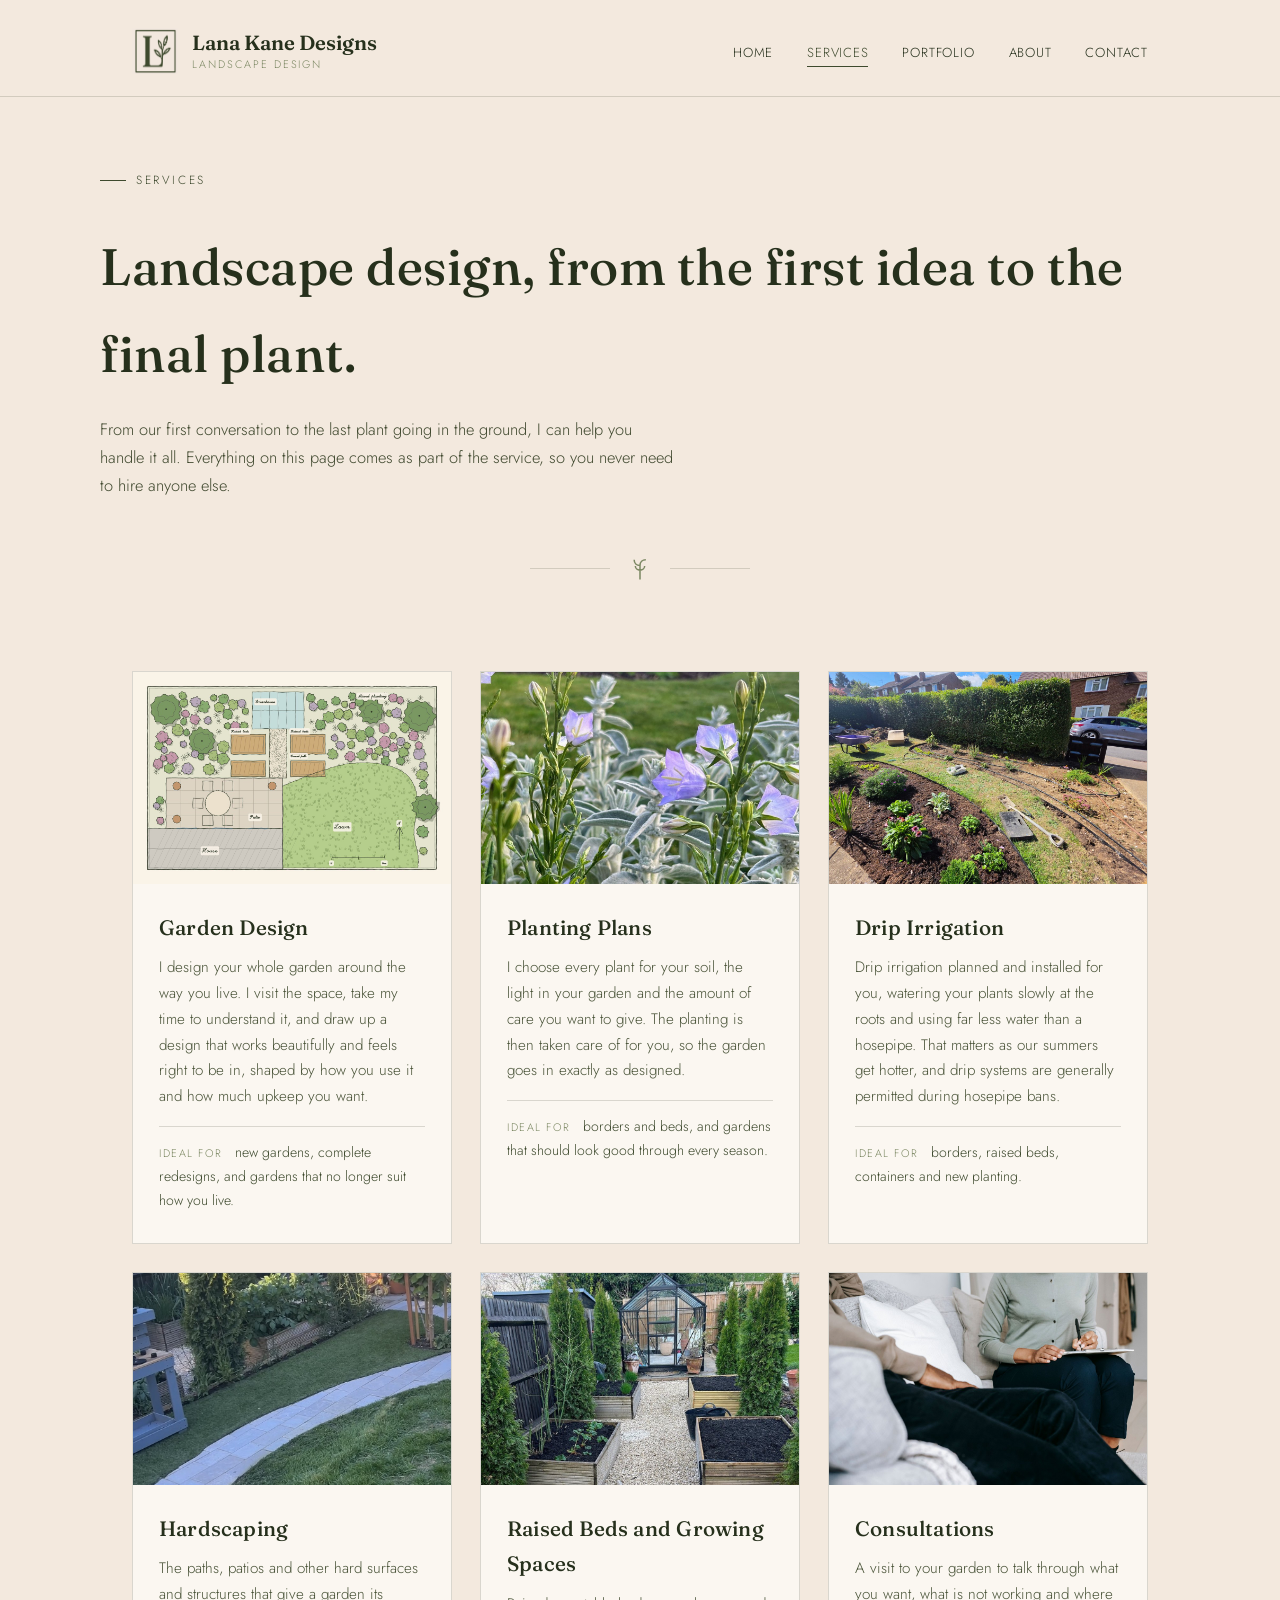
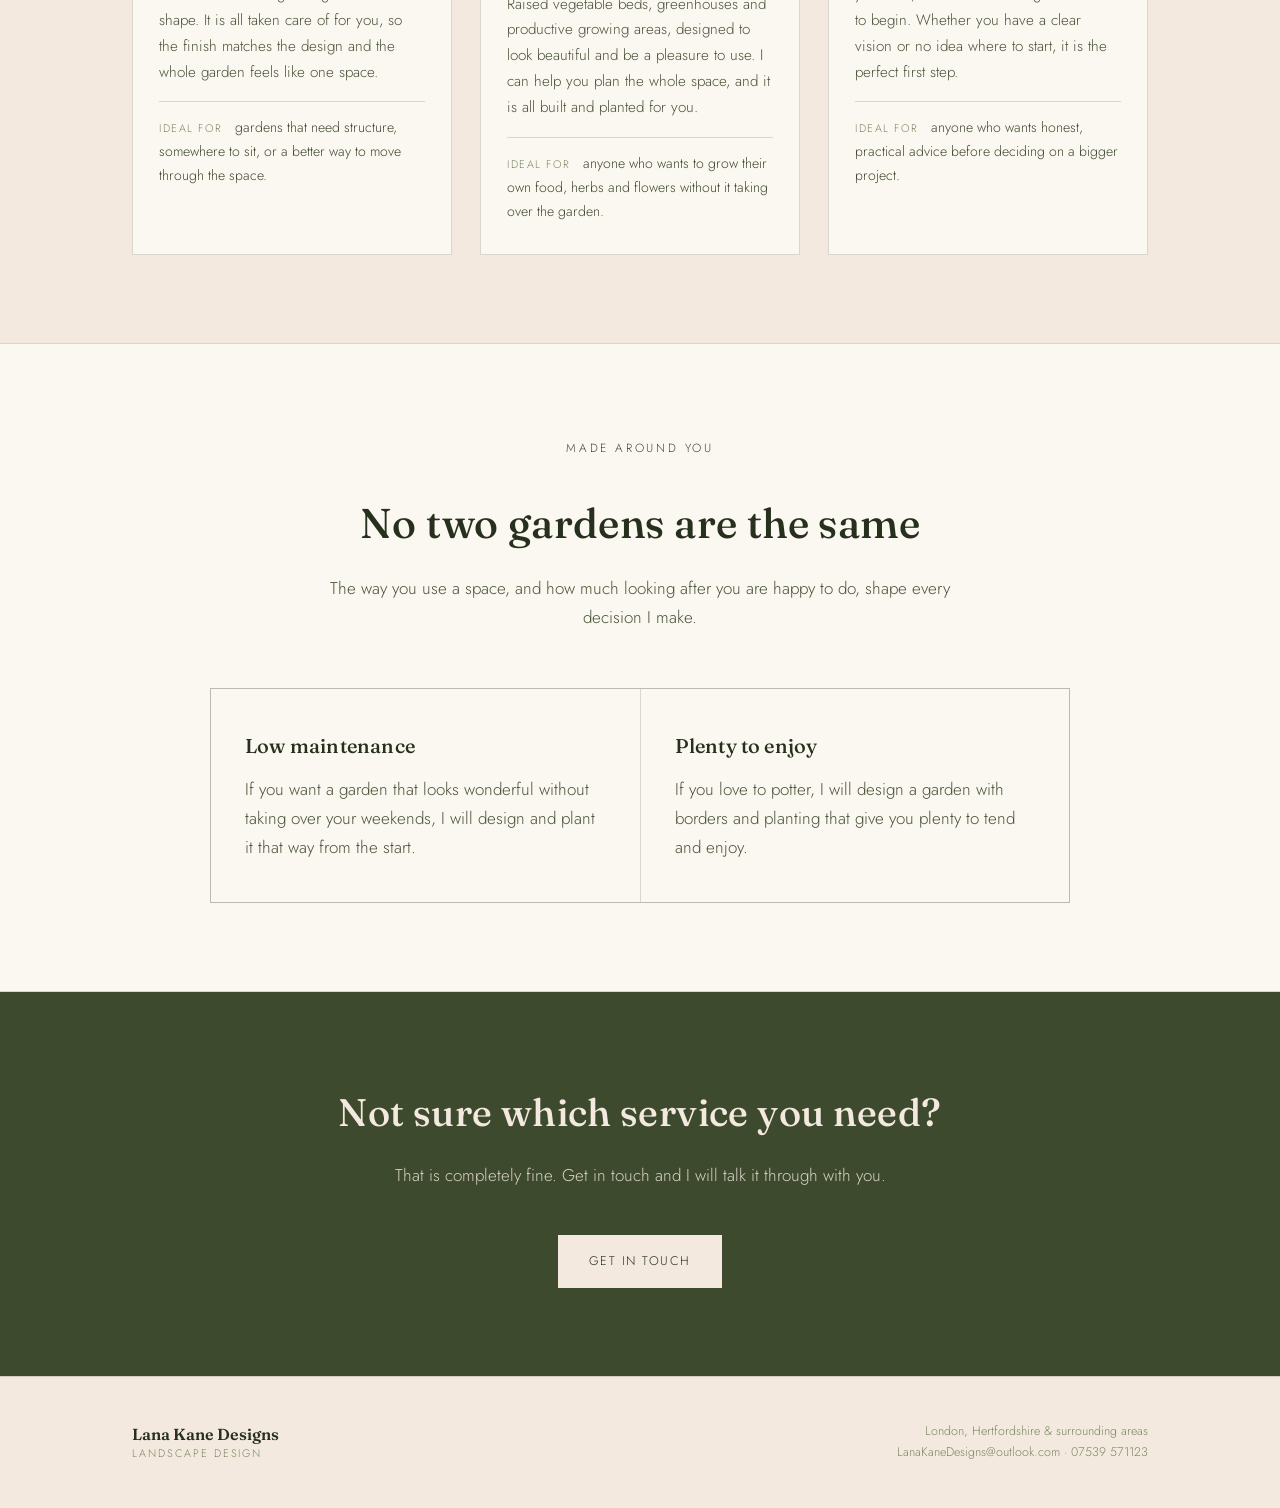
<file: services.html>
<!DOCTYPE html>
<html lang="en">
<head>
<meta charset="UTF-8">
<meta name="viewport" content="width=device-width, initial-scale=1.0">
<title>Services | Lana Kane Designs</title>
<meta name="description" content="Landscape design services across London and Hertfordshire: garden design, planting plans, drip irrigation, hardscaping and consultations, all taken care of for you.">
<link rel="icon" href="images/logo.png">
<link rel="stylesheet" href="style.css">
<style>
  /* phones in portrait only; desktop and tablet are not affected */
  @media (max-width: 560px) {
    .tiles { grid-template-columns: 1fr 1fr; gap: 12px; }
    .tile-body { padding: 14px 12px 16px; }
    .tile h3 { font-size: 1.02rem; line-height: 1.25; margin-bottom: 6px; }
    .tile p { font-size: 0.8rem; line-height: 1.5; }
    .tile .tile-best { margin-top: 10px; padding-top: 8px; font-size: 0.74rem; line-height: 1.45; }
    .tile .tile-best span { display: block; margin: 0 0 2px; font-size: 0.6rem; }
  }
  @media (max-width: 620px) {
    .project-grid { grid-template-columns: 1fr 1fr; gap: 12px; }
    .project-card-label { padding: 28px 9px 9px; gap: 2px; }
    .pc-title { font-size: 0.8rem; line-height: 1.2; }
    .pc-more { font-size: 0.5rem; letter-spacing: 0.08em; }
  }
</style>
</head>
<body>

<header class="site-header">
  <div class="wrap header-inner">
    <a href="index.html" class="brand">
      <img src="images/logo.png" alt="Lana Kane Designs logo">
      <span class="brand-text">
        <span class="brand-name">Lana Kane Designs</span>
        <span class="brand-sub">Landscape Design</span>
      </span>
    </a>
    <nav aria-label="Primary">
      <ul>
        <li><a href="index.html">Home</a></li>
        <li><a href="services.html" class="active">Services</a></li>
        <li><a href="portfolio.html">Portfolio</a></li>
        <li><a href="about.html">About</a></li>
        <li><a href="contact.html">Contact</a></li>
      </ul>
    </nav>
  </div>
</header>

<main>

  <div class="wrap page-intro">
    <span class="eyebrow">Services</span>
    <h1>Landscape design, from the first idea to the final plant.</h1>
    <p>From our first conversation to the last plant going in the ground, I can help you handle it all. Everything on this page comes as part of the service, so you never need to hire anyone else.</p>
  </div>

  <div class="sprig-divider" style="margin-top:56px;" aria-hidden="true">
    <span class="line"></span>
    <svg viewBox="0 0 24 24" fill="none" stroke="currentColor" stroke-width="1.3"><path d="M12 21V9M12 9c0-3 2-5 5-5M12 9C9 9 7 7 7 4M12 13c2.2 0 4-1.6 4-3.5M12 13c-2.2 0-4-1.6-4-3.5"/></svg>
    <span class="line"></span>
  </div>

  <section>
    <div class="wrap">
      <div class="tiles">
        <article class="tile">
          <img src="images/svc-garden-design.jpg" alt="A hand drawn garden design plan showing a patio, lawn, raised beds, greenhouse and planting">
          <div class="tile-body">
            <h3>Garden Design</h3>
            <p>I design your whole garden around the way you live. I visit the space, take my time to understand it, and draw up a design that works beautifully and feels right to be in, shaped by how you use it and how much upkeep you want.</p>
          <p class="tile-best"><span>Ideal for</span> new gardens, complete redesigns, and gardens that no longer suit how you live.</p>
          </div>
        </article>
        <article class="tile">
          <img src="images/svc-planting-plans.jpg" alt="Blue bellflowers growing among silvery lamb's ear leaves">
          <div class="tile-body">
            <h3>Planting Plans</h3>
            <p>I choose every plant for your soil, the light in your garden and the amount of care you want to give. The planting is then taken care of for you, so the garden goes in exactly as designed.</p>
          <p class="tile-best"><span>Ideal for</span> borders and beds, and gardens that should look good through every season.</p>
          </div>
        </article>
        <article class="tile">
          <img src="images/svc-drip-irrigation.jpg" alt="New garden beds with black drip irrigation lines laid across the soil">
          <div class="tile-body">
            <h3>Drip Irrigation</h3>
            <p>Drip irrigation planned and installed for you, watering your plants slowly at the roots and using far less water than a hosepipe. That matters as our summers get hotter, and drip systems are generally permitted during hosepipe bans.</p>
          <p class="tile-best"><span>Ideal for</span> borders, raised beds, containers and new planting.</p>
          </div>
        </article>
        <article class="tile">
          <img src="images/svc-hardscaping.jpg" alt="A curved paved path winding through the lawn beside raised beds and a greenhouse">
          <div class="tile-body">
            <h3>Hardscaping</h3>
            <p>The paths, patios and other hard surfaces and structures that give a garden its shape. It is all taken care of for you, so the finish matches the design and the whole garden feels like one space.</p>
          <p class="tile-best"><span>Ideal for</span> gardens that need structure, somewhere to sit, or a better way to move through the space.</p>
          </div>
        </article>
        <article class="tile">
          <img src="images/svc-raised-beds.jpg" alt="Raised vegetable beds either side of a gravel path leading to a greenhouse">
          <div class="tile-body">
            <h3>Raised Beds and Growing Spaces</h3>
            <p>Raised vegetable beds, greenhouses and productive growing areas, designed to look beautiful and be a pleasure to use. I can help you plan the whole space, and it is all built and planted for you.</p>
          <p class="tile-best"><span>Ideal for</span> anyone who wants to grow their own food, herbs and flowers without it taking over the garden.</p>
          </div>
        </article>
        <article class="tile">
          <img src="images/svc-consultations.jpg" alt="A designer taking notes on a clipboard while talking with a client on a sofa">
          <div class="tile-body">
            <h3>Consultations</h3>
            <p>A visit to your garden to talk through what you want, what is not working and where to begin. Whether you have a clear vision or no idea where to start, it is the perfect first step.</p>
          <p class="tile-best"><span>Ideal for</span> anyone who wants honest, practical advice before deciding on a bigger project.</p>
          </div>
        </article>
      </div>
    </div>
  </section>

  <section class="band">
    <div class="wrap">
      <div class="section-head">
        <span class="eyebrow">Made around you</span>
        <h2>No two gardens are the same</h2>
        <p>The way you use a space, and how much looking after you are happy to do, shape every decision I make.</p>
      </div>
      <div class="duo">
        <div class="duo-panel">
          <h3>Low maintenance</h3>
          <p>If you want a garden that looks wonderful without taking over your weekends, I will design and plant it that way from the start.</p>
        </div>
        <div class="duo-panel">
          <h3>Plenty to enjoy</h3>
          <p>If you love to potter, I will design a garden with borders and planting that give you plenty to tend and enjoy.</p>
        </div>
      </div>
    </div>
  </section>

  <section class="band-dark">
    <div class="wrap" style="text-align:center;">
      <h2 style="font-size: clamp(1.8rem, 3.2vw, 2.4rem);">Not sure which service you need?</h2>
      <p style="margin-top:16px; opacity:0.85; max-width:52ch; margin-left:auto; margin-right:auto;">That is completely fine. Get in touch and I will talk it through with you.</p>
      <a href="contact.html" class="btn" style="margin-top:28px; background:var(--cream); color:var(--ink); border-color:var(--cream);">Get in touch</a>
    </div>
  </section>

</main>

<footer>
  <div class="wrap footer-inner">
    <div class="brand-text">
      <span class="brand-name">Lana Kane Designs</span>
      <span class="brand-sub">Landscape Design</span>
    </div>
    <div class="footer-meta">
      London, Hertfordshire &amp; surrounding areas<br>
      LanaKaneDesigns@outlook.com · 07539 571123
    </div>
  </div>
</footer>

<button type="button" class="to-top" id="to-top" aria-label="Back to the top">
  <svg viewBox="0 0 24 24" fill="none" stroke="currentColor" stroke-width="2" stroke-linecap="round" stroke-linejoin="round" aria-hidden="true"><path d="M12 19V5"/><path d="M5 12l7-7 7 7"/></svg>
</button>
<style>
  .to-top { position: fixed; right: 20px; bottom: 20px; width: 46px; height: 46px; padding: 0; border-radius: 50%;
    border: 1px solid rgba(243, 233, 222, 0.35); background: #3E4A2E; color: #F3E9DE; cursor: pointer;
    display: flex; align-items: center; justify-content: center;
    box-shadow: 0 6px 18px -6px rgba(38, 48, 28, 0.5);
    opacity: 0; visibility: hidden; transform: translateY(8px);
    transition: opacity 0.25s ease, transform 0.25s ease, visibility 0.25s ease; z-index: 50; }
  .to-top.show { opacity: 1; visibility: visible; transform: none; }
  .to-top:hover { background: #26301C; }
  .to-top:focus-visible { outline: 2px solid #3E4A2E; outline-offset: 3px; }
  .to-top svg { width: 20px; height: 20px; }
  @media (max-width: 560px) { .to-top { right: 14px; bottom: 14px; width: 42px; height: 42px; } }
</style>
<script>
  (function () {
    var btn = document.getElementById("to-top");
    if (!btn) return;
    var reduce = window.matchMedia && window.matchMedia("(prefers-reduced-motion: reduce)").matches;
    function toggle() { btn.classList.toggle("show", (window.pageYOffset || document.documentElement.scrollTop) > 250); }
    window.addEventListener("scroll", toggle, { passive: true });
    toggle();
    btn.addEventListener("click", function () { window.scrollTo({ top: 0, behavior: reduce ? "auto" : "smooth" }); });
  })();
</script>

</body>
</html>
</file>
<file: style.css>
/* ============================================================
   Lana Kane Designs — Landscape Design
   Palette: cream #F3E9DE, ink-green #26301C, forest #3E4A2E,
            sage #7C8863, paper #FBF7F1
   Type: "Fraunces" (display) + "Jost" (body/utility)
   ============================================================ */

@import url('https://fonts.googleapis.com/css2?family=Fraunces:opsz,wght@9..144,300;9..144,400;9..144,500;9..144,600&family=Jost:wght@300;400;500&display=swap');

:root {
  --cream: #F3E9DE;
  --paper: #FBF7F1;
  --ink: #26301C;
  --forest: #3E4A2E;
  --sage: #7C8863;
  --sage-light: #A7B08F;
  --line: rgba(38, 48, 28, 0.16);
  --max: 1080px;
}

* { box-sizing: border-box; }

html { scroll-behavior: smooth; }

body {
  margin: 0;
  background: var(--cream);
  color: var(--ink);
  font-family: 'Jost', sans-serif;
  font-weight: 300;
  font-size: 17px;
  line-height: 1.7;
  -webkit-font-smoothing: antialiased;
}

h1, h2, h3, .display {
  font-family: 'Fraunces', serif;
  font-weight: 500;
  color: var(--ink);
  letter-spacing: 0.01em;
  margin: 0;
}

a { color: inherit; text-decoration: none; }

img { max-width: 100%; display: block; }

.wrap {
  max-width: var(--max);
  margin: 0 auto;
  padding: 0 32px;
}

/* ---------- Header / Nav ---------- */

.site-header {
  padding: 28px 0 0;
  border-bottom: 1px solid var(--line);
}

.header-inner {
  display: flex;
  align-items: center;
  justify-content: space-between;
  padding-bottom: 22px;
  gap: 24px;
}

.brand {
  display: flex;
  align-items: center;
  gap: 14px;
}

.brand img {
  width: 46px;
  height: 46px;
}

.brand-text {
  display: flex;
  flex-direction: column;
  line-height: 1.15;
}

.brand-name {
  font-family: 'Fraunces', serif;
  font-size: 1.28rem;
  font-weight: 600;
}

.brand-sub {
  font-size: 0.68rem;
  letter-spacing: 0.18em;
  text-transform: uppercase;
  color: var(--sage);
  margin-top: 3px;
}

nav ul {
  list-style: none;
  display: flex;
  gap: 34px;
  margin: 0;
  padding: 0;
}

nav a {
  font-size: 0.82rem;
  letter-spacing: 0.06em;
  text-transform: uppercase;
  position: relative;
  padding-bottom: 4px;
}

nav a.active,
nav a:hover {
  color: var(--forest);
}

nav a.active::after {
  content: "";
  position: absolute;
  left: 0; right: 0; bottom: -1px;
  height: 1px;
  background: var(--forest);
}

.nav-toggle { display: none; }

@media (max-width: 720px) {
  .header-inner { flex-wrap: wrap; }
  nav ul { gap: 20px; flex-wrap: wrap; }
}

/* ---------- Signature sprig divider ---------- */

.sprig-divider {
  display: flex;
  align-items: center;
  justify-content: center;
  gap: 16px;
  margin: 0 auto;
  width: 100%;
  max-width: 220px;
  color: var(--sage);
}

.sprig-divider .line {
  flex: 1;
  height: 1px;
  background: var(--line);
}

.sprig-divider svg { width: 28px; height: 28px; flex-shrink: 0; }

/* ---------- Hero ---------- */

.hero {
  padding: 88px 0 76px;
  position: relative;
  overflow: hidden;
}

.hero-grain {
  position: absolute;
  inset: 0;
  pointer-events: none;
  background:
    radial-gradient(circle at 82% 12%, rgba(124,136,99,0.14), transparent 45%),
    radial-gradient(circle at 6% 90%, rgba(62,74,46,0.10), transparent 40%);
}

.hero-inner {
  position: relative;
  display: grid;
  grid-template-columns: 1.1fr 0.9fr;
  gap: 56px;
  align-items: center;
}

.eyebrow {
  font-size: 0.74rem;
  letter-spacing: 0.22em;
  text-transform: uppercase;
  color: var(--forest);
  margin-bottom: 18px;
  display: inline-flex;
  align-items: center;
  gap: 10px;
}

.eyebrow::before {
  content: "";
  width: 26px; height: 1px;
  background: var(--forest);
}

.hero h1 {
  font-size: clamp(2.6rem, 5vw, 4rem);
  line-height: 1.04;
  font-weight: 500;
}

.hero h1 em {
  font-style: italic;
  color: var(--forest);
  font-weight: 400;
}

.hero-lede {
  margin-top: 22px;
  max-width: 46ch;
  font-size: 1.08rem;
  color: #40492f;
}

.hero-cta {
  margin-top: 34px;
  display: flex;
  gap: 18px;
  flex-wrap: wrap;
  align-items: center;
}

.hero-visual {
  position: relative;
  aspect-ratio: 4/5;
  border: 1px solid var(--line);
  padding: 18px;
}

.hero-visual-inner {
  width: 100%;
  height: 100%;
  background: var(--forest);
  display: flex;
  align-items: center;
  justify-content: center;
  position: relative;
  overflow: hidden;
}

.hero-visual-inner img {
  width: 42%;
  filter: brightness(0) invert(1);
  opacity: 0.92;
}

.hero-visual-caption {
  position: absolute;
  bottom: -1px; left: -1px; right: -1px;
  border: 1px solid var(--line);
  border-top: none;
  background: var(--paper);
  padding: 12px 16px;
  font-size: 0.72rem;
  letter-spacing: 0.1em;
  text-transform: uppercase;
  color: var(--sage);
  transform: translateY(100%);
  display: none;
}

/* ---------- Buttons ---------- */

.btn {
  display: inline-flex;
  align-items: center;
  gap: 10px;
  padding: 15px 30px;
  font-size: 0.78rem;
  letter-spacing: 0.12em;
  text-transform: uppercase;
  border: 1px solid var(--ink);
  background: var(--ink);
  color: var(--cream);
  transition: background 0.25s ease, color 0.25s ease, border-color 0.25s ease;
}

.btn:hover { background: var(--forest); border-color: var(--forest); }

.btn-ghost {
  background: transparent;
  color: var(--ink);
  border: 1px solid var(--ink);
}

.btn-ghost:hover {
  background: var(--ink);
  color: var(--cream);
}

/* ---------- Section scaffolding ---------- */

section { padding: 88px 0; }

.section-head {
  text-align: center;
  max-width: 620px;
  margin: 0 auto 56px;
}

.section-head .eyebrow { justify-content: center; }
.section-head .eyebrow::before { display: none; }
.section-head .eyebrow {
  gap: 0;
}

.section-head h2 {
  font-size: clamp(1.9rem, 3.4vw, 2.6rem);
  margin-top: 12px;
}

.section-head p {
  margin-top: 16px;
  color: #4a5439;
}

.band { background: var(--paper); border-top: 1px solid var(--line); border-bottom: 1px solid var(--line); }
.band-dark { background: var(--forest); color: var(--cream); }
.band-dark h2, .band-dark h3 { color: var(--cream); }

/* ---------- Service cards ---------- */

.grid-4 {
  display: grid;
  grid-template-columns: repeat(4, 1fr);
  gap: 1px;
  background: var(--line);
  border: 1px solid var(--line);
}

.service-card {
  background: var(--cream);
  padding: 40px 26px;
  text-align: left;
}

.service-num {
  font-family: 'Fraunces', serif;
  font-style: italic;
  font-size: 0.95rem;
  color: var(--sage);
  margin-bottom: 22px;
  display: block;
}

.service-card h3 {
  font-size: 1.22rem;
  margin-bottom: 12px;
}

.service-card p {
  font-size: 0.92rem;
  color: #4a5439;
  margin: 0;
}

@media (max-width: 880px) {
  .grid-4 { grid-template-columns: 1fr 1fr; }
}
@media (max-width: 560px) {
  .grid-4 { grid-template-columns: 1fr; }
  .hero-inner { grid-template-columns: 1fr; }
}

/* ---------- Process / approach list ---------- */

.approach-list {
  display: flex;
  flex-direction: column;
}

.approach-row {
  display: grid;
  grid-template-columns: 90px 1fr;
  gap: 28px;
  padding: 30px 0;
  border-top: 1px solid var(--line);
}

.approach-row:last-child { border-bottom: 1px solid var(--line); }

.approach-row .stage {
  font-family: 'Fraunces', serif;
  font-style: italic;
  color: var(--sage);
  font-size: 0.95rem;
}

.approach-row h3 { font-size: 1.15rem; margin-bottom: 8px; }
.approach-row p { margin: 0; color: #4a5439; max-width: 60ch; }

@media (max-width: 640px) {
  .approach-row { grid-template-columns: 1fr; gap: 8px; }
}

/* ---------- Gallery ---------- */

.gallery-grid {
  display: grid;
  grid-template-columns: repeat(3, 1fr);
  gap: 22px;
}

.gallery-item {
  aspect-ratio: 4/3;
  background: var(--forest);
  position: relative;
  overflow: hidden;
  display: flex;
  align-items: flex-end;
}

.gallery-item::before {
  content: "";
  position: absolute;
  inset: 0;
  background: linear-gradient(160deg, rgba(255,255,255,0.06), transparent 60%);
}

.gallery-item.tall { grid-row: span 2; aspect-ratio: auto; }

.gallery-caption {
  position: relative;
  padding: 18px 20px;
  color: var(--cream);
  font-size: 0.78rem;
  letter-spacing: 0.06em;
  text-transform: uppercase;
}

@media (max-width: 760px) {
  .gallery-grid { grid-template-columns: 1fr 1fr; }
  .gallery-item.tall { grid-row: span 1; }
}
@media (max-width: 520px) {
  .gallery-grid { grid-template-columns: 1fr; }
}

/* ---------- About ---------- */

.about-grid {
  display: grid;
  grid-template-columns: 0.85fr 1.15fr;
  gap: 64px;
  align-items: start;
}

.about-portrait {
  aspect-ratio: 3/4;
  background: var(--forest);
  border: 1px solid var(--line);
  display: flex;
  align-items: center;
  justify-content: center;
}
.about-portrait img { width: 34%; filter: brightness(0) invert(1); opacity: 0.9; }

.about-stats {
  display: grid;
  grid-template-columns: repeat(3, 1fr);
  gap: 24px;
  margin-top: 40px;
  padding-top: 32px;
  border-top: 1px solid var(--line);
}

.about-stat .num {
  font-family: 'Fraunces', serif;
  font-size: 2rem;
  color: var(--forest);
}
.about-stat .label {
  font-size: 0.72rem;
  letter-spacing: 0.08em;
  text-transform: uppercase;
  color: var(--sage);
  margin-top: 4px;
}

@media (max-width: 760px) {
  .about-grid { grid-template-columns: 1fr; }
}

/* ---------- Contact ---------- */

.contact-grid {
  display: grid;
  grid-template-columns: 1fr 1fr;
  gap: 64px;
}

.contact-detail {
  display: flex;
  gap: 18px;
  padding: 22px 0;
  border-top: 1px solid var(--line);
}
.contact-detail:last-child { border-bottom: 1px solid var(--line); }

.contact-detail svg { width: 20px; height: 20px; flex-shrink: 0; color: var(--forest); margin-top: 3px; }

.contact-detail .label {
  font-size: 0.7rem;
  letter-spacing: 0.1em;
  text-transform: uppercase;
  color: var(--sage);
  margin-bottom: 4px;
}
.contact-detail .value { font-size: 1.02rem; }

form { display: flex; flex-direction: column; gap: 20px; }

.field label {
  display: block;
  font-size: 0.7rem;
  letter-spacing: 0.1em;
  text-transform: uppercase;
  color: var(--sage);
  margin-bottom: 8px;
}

.field input,
.field textarea {
  width: 100%;
  background: var(--paper);
  border: 1px solid var(--line);
  padding: 13px 14px;
  font-family: 'Jost', sans-serif;
  font-size: 0.98rem;
  color: var(--ink);
}

.field input:focus,
.field textarea:focus {
  outline: 2px solid var(--forest);
  outline-offset: 1px;
}

.field textarea { resize: vertical; min-height: 120px; }

@media (max-width: 760px) {
  .contact-grid { grid-template-columns: 1fr; }
}

/* ---------- Footer ---------- */

footer {
  border-top: 1px solid var(--line);
  padding: 44px 0;
}

.footer-inner {
  display: flex;
  align-items: center;
  justify-content: space-between;
  flex-wrap: wrap;
  gap: 16px;
}

.footer-inner .brand-name { font-size: 1rem; }

.footer-meta {
  font-size: 0.78rem;
  color: var(--sage);
  text-align: right;
}

/* ---------- Page intro (non-home pages) ---------- */

.page-intro {
  padding: 64px 0 0;
}
.page-intro .eyebrow { justify-content: flex-start; }
.page-intro h1 {
  font-size: clamp(2.2rem, 4.4vw, 3.2rem);
  margin-top: 14px;
}
.page-intro p {
  margin-top: 18px;
  max-width: 58ch;
  color: #40492f;
  font-size: 1.03rem;
}

/* ---------- Reduced motion ---------- */

@media (prefers-reduced-motion: reduce) {
  html { scroll-behavior: auto; }
  * { transition: none !important; }
}

/* ---------- Focus visibility ---------- */

a:focus-visible, button:focus-visible, input:focus-visible, textarea:focus-visible {
  outline: 2px solid var(--forest);
  outline-offset: 2px;
}

/* ---------- Services list (large numerals) ---------- */

.service-list { display: flex; flex-direction: column; }

.service-item {
  display: grid;
  grid-template-columns: 110px 1fr;
  gap: 28px;
  padding: 48px 0;
  border-top: 1px solid var(--line);
}
.service-item:last-child { border-bottom: 1px solid var(--line); }

.service-item .num {
  font-family: 'Fraunces', serif;
  font-style: italic;
  font-size: 2.6rem;
  line-height: 1;
  color: var(--sage);
}

.service-item h3 { font-size: 1.7rem; margin-bottom: 14px; }
.service-item p { margin: 0; color: #4a5439; max-width: 62ch; }

.service-item .best-for {
  margin-top: 18px;
  padding-top: 16px;
  border-top: 1px solid var(--line);
  font-size: 0.92rem;
  color: var(--forest);
}
.service-item .best-for span {
  font-size: 0.7rem;
  letter-spacing: 0.14em;
  text-transform: uppercase;
  color: var(--sage);
  margin-right: 8px;
}

@media (max-width: 640px) {
  .service-item { grid-template-columns: 1fr; gap: 10px; }
}

/* ---------- Two panel blocks ---------- */

.duo {
  display: grid;
  grid-template-columns: 1fr 1fr;
  gap: 1px;
  background: var(--line);
  border: 1px solid var(--line);
  max-width: 860px;
  margin: 0 auto;
}
.duo-panel { background: var(--cream); padding: 40px 34px; }
.band .duo-panel { background: var(--paper); }
.duo-panel h3 { font-size: 1.25rem; margin-bottom: 12px; }
.duo-panel p { margin: 0; color: #4a5439; }

.about-closing {
  text-align: center;
  margin: 44px auto 0;
  font-family: 'Fraunces', serif;
  font-style: italic;
  font-size: clamp(1.3rem, 2.4vw, 1.7rem);
  color: var(--forest);
  max-width: 34ch;
}

@media (max-width: 640px) {
  .duo { grid-template-columns: 1fr; }
}

/* ---------- Five card service grid (3 over 2) ---------- */

.grid-5 {
  display: grid;
  grid-template-columns: repeat(6, 1fr);
  gap: 1px;
  background: var(--line);
  border: 1px solid var(--line);
}
.grid-5 .service-card:nth-child(-n+3) { grid-column: span 2; }
.grid-5 .service-card:nth-child(n+4) { grid-column: span 3; }

@media (max-width: 880px) {
  .grid-5 { grid-template-columns: 1fr 1fr; }
  .grid-5 .service-card:nth-child(n) { grid-column: span 1; }
  .grid-5 .service-card:last-child { grid-column: span 2; }
}
@media (max-width: 560px) {
  .grid-5 { grid-template-columns: 1fr; }
  .grid-5 .service-card:last-child { grid-column: span 1; }
}

/* ---------- About page photo and flower banner ---------- */

.about-photo { margin: 0; }
.about-photo img {
  display: block;
  width: 100%;
  height: auto;
}

.flower-banner { margin-top: 24px; }
.flower-banner img {
  display: block;
  width: 100%;
  height: clamp(220px, 38vw, 440px);
  object-fit: cover;
  object-position: 50% 50%;
}

/* ---------- Before and after feature (full, uncropped photos) ---------- */

.ba { margin-bottom: 72px; }

.ba-head { margin-bottom: 22px; }
.ba-head h2 { font-size: clamp(1.5rem, 2.8vw, 2rem); }

.ba-pair {
  display: flex;
  gap: 22px;
  align-items: flex-start;
}

/* each photo's width/height ratio is set as --r so both photos end up the same height */
.ba-fig {
  flex: var(--r, 1) 1 0;
  margin: 0;
  position: relative;
  min-width: 0;
}
.ba-fig img {
  width: 100%;
  height: auto;
  display: block;
}
.ba-fig figcaption {
  position: absolute;
  left: 16px;
  top: 16px;
  padding: 7px 14px;
  background: var(--cream);
  color: var(--ink);
  font-size: 0.72rem;
  letter-spacing: 0.14em;
  text-transform: uppercase;
}

@media (max-width: 560px) {
  .ba-pair { flex-direction: column; }
  .ba-fig { flex: none; width: 100%; }
}

/* ---------- Single project feature (full, uncropped photo) ---------- */

.project { margin-bottom: 72px; }
.project:last-child { margin-bottom: 0; }
.project img {
  display: block;
  width: 100%;
  height: auto;
}

/* second row of photos within one project */
.ba-pair + .ba-pair { margin-top: 22px; }

/* ---------- Photos on the home, services and contact pages (shown whole, never cropped) ---------- */

.hero-photo { margin: 0; }
.hero-photo img {
  display: block;
  width: 100%;
  height: auto;
  box-shadow: 0 28px 50px -30px rgba(38, 48, 28, 0.45);
}

.services-intro {
  display: grid;
  grid-template-columns: 1fr 270px;
  gap: 56px;
  align-items: end;
}
.si-photo { margin: 0; }
.si-photo img { display: block; width: 100%; height: auto; }

.contact-photo { margin: 36px 0 0; max-width: 360px; }
.contact-photo img { display: block; width: 100%; height: auto; }

@media (max-width: 760px) {
  .services-intro { grid-template-columns: 1fr; gap: 32px; }
  .si-photo { max-width: 240px; }
}


/* ---------- Service tiles ---------- */

.tiles {
  display: grid;
  grid-template-columns: repeat(3, 1fr);
  gap: 28px;
}
.tile {
  background: var(--paper);
  border: 1px solid var(--line);
  display: flex;
  flex-direction: column;
}
.tile img {
  display: block;
  width: 100%;
  aspect-ratio: 3 / 2;
  object-fit: cover;
}
.tile-body { padding: 26px 26px 30px; }
.tile h3 { font-size: 1.3rem; margin-bottom: 10px; }
.tile p { margin: 0; color: #4a5439; font-size: 0.95rem; }
.tile .tile-best {
  margin-top: 16px;
  padding-top: 14px;
  border-top: 1px solid var(--line);
  font-size: 0.88rem;
  color: var(--forest);
}
.tile .tile-best span {
  font-size: 0.68rem;
  letter-spacing: 0.14em;
  text-transform: uppercase;
  color: var(--sage);
  margin-right: 8px;
}

@media (max-width: 880px) {
  .tiles { grid-template-columns: 1fr 1fr; }
}
@media (max-width: 560px) {
  /* phones in portrait: compact service tiles, two across, so all six fit in three short rows */
  .tiles { grid-template-columns: 1fr 1fr; gap: 12px; }
  .tile-body { padding: 14px 12px 16px; }
  .tile h3 { font-size: 1.02rem; line-height: 1.25; margin-bottom: 6px; }
  .tile p { font-size: 0.8rem; line-height: 1.5; }
  .tile .tile-best { margin-top: 10px; padding-top: 8px; font-size: 0.74rem; line-height: 1.45; }
  .tile .tile-best span { display: block; margin: 0 0 2px; font-size: 0.6rem; }
}

/* ---------- Portfolio: cover photos that open the full project ---------- */

.project-grid {
  display: grid;
  grid-template-columns: 1fr 1fr;
  gap: 28px;
}
.project-card {
  position: relative;
  display: block;
  padding: 0;
  border: 0;
  background: var(--forest);
  cursor: pointer;
  aspect-ratio: 4 / 3;
  overflow: hidden;
  font: inherit;
  text-align: left;
  color: var(--cream);
}
.project-card img {
  display: block;
  width: 100%;
  height: 100%;
  object-fit: cover;
  transition: transform 0.6s ease;
}
.project-card:hover img,
.project-card:focus-visible img { transform: scale(1.04); }
.project-card-label {
  position: absolute;
  left: 0; right: 0; bottom: 0;
  padding: 64px 24px 22px;
  background: linear-gradient(to top, rgba(26, 34, 18, 0.85), rgba(26, 34, 18, 0));
  display: flex;
  flex-direction: column;
  gap: 4px;
}
.pc-title { font-family: 'Fraunces', serif; font-size: 1.35rem; }
.pc-more {
  font-size: 0.72rem;
  letter-spacing: 0.14em;
  text-transform: uppercase;
  opacity: 0.88;
}
@media (max-width: 620px) {
  /* phones in portrait: keep two projects per row, as on desktop, with smaller labels */
  .project-grid { grid-template-columns: 1fr 1fr; gap: 12px; }
  .project-card-label { padding: 28px 9px 9px; gap: 2px; }
  .pc-title { font-size: 0.8rem; line-height: 1.2; }
  .pc-more { font-size: 0.5rem; letter-spacing: 0.08em; }
}

.project-dialog {
  border: 0;
  padding: 0;
  background: var(--cream);
  color: var(--ink);
  width: min(1100px, 94vw);
  max-height: 92vh;
  overflow: auto;
}
.project-dialog::backdrop { background: rgba(26, 34, 18, 0.78); }
.pd-inner { position: relative; padding: 44px 44px 52px; }
.pd-inner h2 { font-size: clamp(1.6rem, 3vw, 2.2rem); margin-bottom: 14px; padding-right: 110px; }
.pd-text { max-width: 64ch; color: #40492f; margin: 0 0 30px; }
.pd-close {
  position: absolute;
  top: 18px; right: 18px;
  padding: 9px 18px;
  background: transparent;
  border: 1px solid var(--ink);
  color: var(--ink);
  font: inherit;
  font-size: 0.74rem;
  letter-spacing: 0.12em;
  text-transform: uppercase;
  cursor: pointer;
}
.pd-close:hover { background: var(--ink); color: var(--cream); }
@media (max-width: 560px) {
  .pd-inner { padding: 64px 18px 32px; }
  .pd-inner h2 { padding-right: 0; }
}

/* ---------- Home page video (shows the patio photo until the video loads) ---------- */

.hero-video { margin: 0; }
.hero-video video {
  display: block;
  width: 100%;
  max-width: 210px;
  height: auto;
  aspect-ratio: 9 / 16;
  margin: 0 auto;
  background: var(--forest);
  box-shadow: 0 28px 50px -30px rgba(38, 48, 28, 0.45);
}

/* ---------- About page: two photos stacked in the left column ---------- */

.about-photos { display: flex; flex-direction: column; gap: 22px; }

/* smaller video sitting close to the intro text */
@media (min-width: 561px) {
  .hero-inner { grid-template-columns: minmax(0, 540px) auto; justify-content: start; gap: 72px; }
}

/* ======================================================================
   PHONES IN PORTRAIT (up to 600px wide). Desktop and tablet are untouched.
   ====================================================================== */
@media (max-width: 600px) {

  body { font-size: 16px; }
  .wrap { padding: 0 20px; }

  /* header: logo and name on one line, menu on a single row */
  .site-header { padding-top: 16px; }
  .header-inner { padding-bottom: 12px; gap: 12px; }
  .brand img { width: 38px; height: 38px; }
  .brand-name { font-size: 1.1rem; }
  .brand-sub { font-size: 0.6rem; }
  nav ul { gap: 14px; flex-wrap: nowrap; }
  nav a { font-size: 0.68rem; letter-spacing: 0.03em; padding-bottom: 3px; }

  /* tighter spacing between sections */
  section { padding: 48px 0; }
  .section-head { margin-bottom: 28px; }
  .section-head h2 { font-size: 1.6rem; line-height: 1.25; }
  .page-intro { padding-top: 36px; }
  .page-intro h1 { font-size: 1.9rem; line-height: 1.2; }
  .page-intro p { font-size: 0.98rem; }
  .sprig-divider { margin-top: 0; }

  /* home page top */
  .hero { padding: 36px 0 44px; }
  .hero-inner { gap: 28px; }
  .hero h1 { font-size: 2.2rem; }
  .hero-lede { font-size: 0.98rem; margin-top: 16px; }
  .hero-cta { margin-top: 24px; gap: 12px; }
  .btn { padding: 13px 22px; font-size: 0.72rem; }
  .hero-video video { max-width: 190px; }

  /* the six services: smaller tiles, two across, so all six sit close together */
  .tiles { grid-template-columns: 1fr 1fr; gap: 12px; }
  .tile img { aspect-ratio: 4 / 3; }
  .tile-body { padding: 12px 12px 14px; }
  .tile h3 { font-size: 1rem; line-height: 1.25; margin-bottom: 6px; }
  .tile p { font-size: 0.78rem; line-height: 1.5; }
  .tile .tile-best { margin-top: 10px; padding-top: 8px; font-size: 0.72rem; line-height: 1.45; }
  .tile .tile-best span { display: block; margin: 0 0 2px; font-size: 0.6rem; }

  /* other blocks */
  .band-dark h2 { font-size: 1.5rem; line-height: 1.25; }
  .duo-panel { padding: 24px 20px; }
  .project-grid { gap: 14px; }
  .pc-title { font-size: 1.15rem; }
  .contact-grid { gap: 36px; }
  .contact-photo { max-width: 100%; }
  footer { padding: 32px 0; }
  .footer-inner { flex-direction: column; align-items: flex-start; gap: 14px; }
  .footer-meta { text-align: left; }
}
</file>
